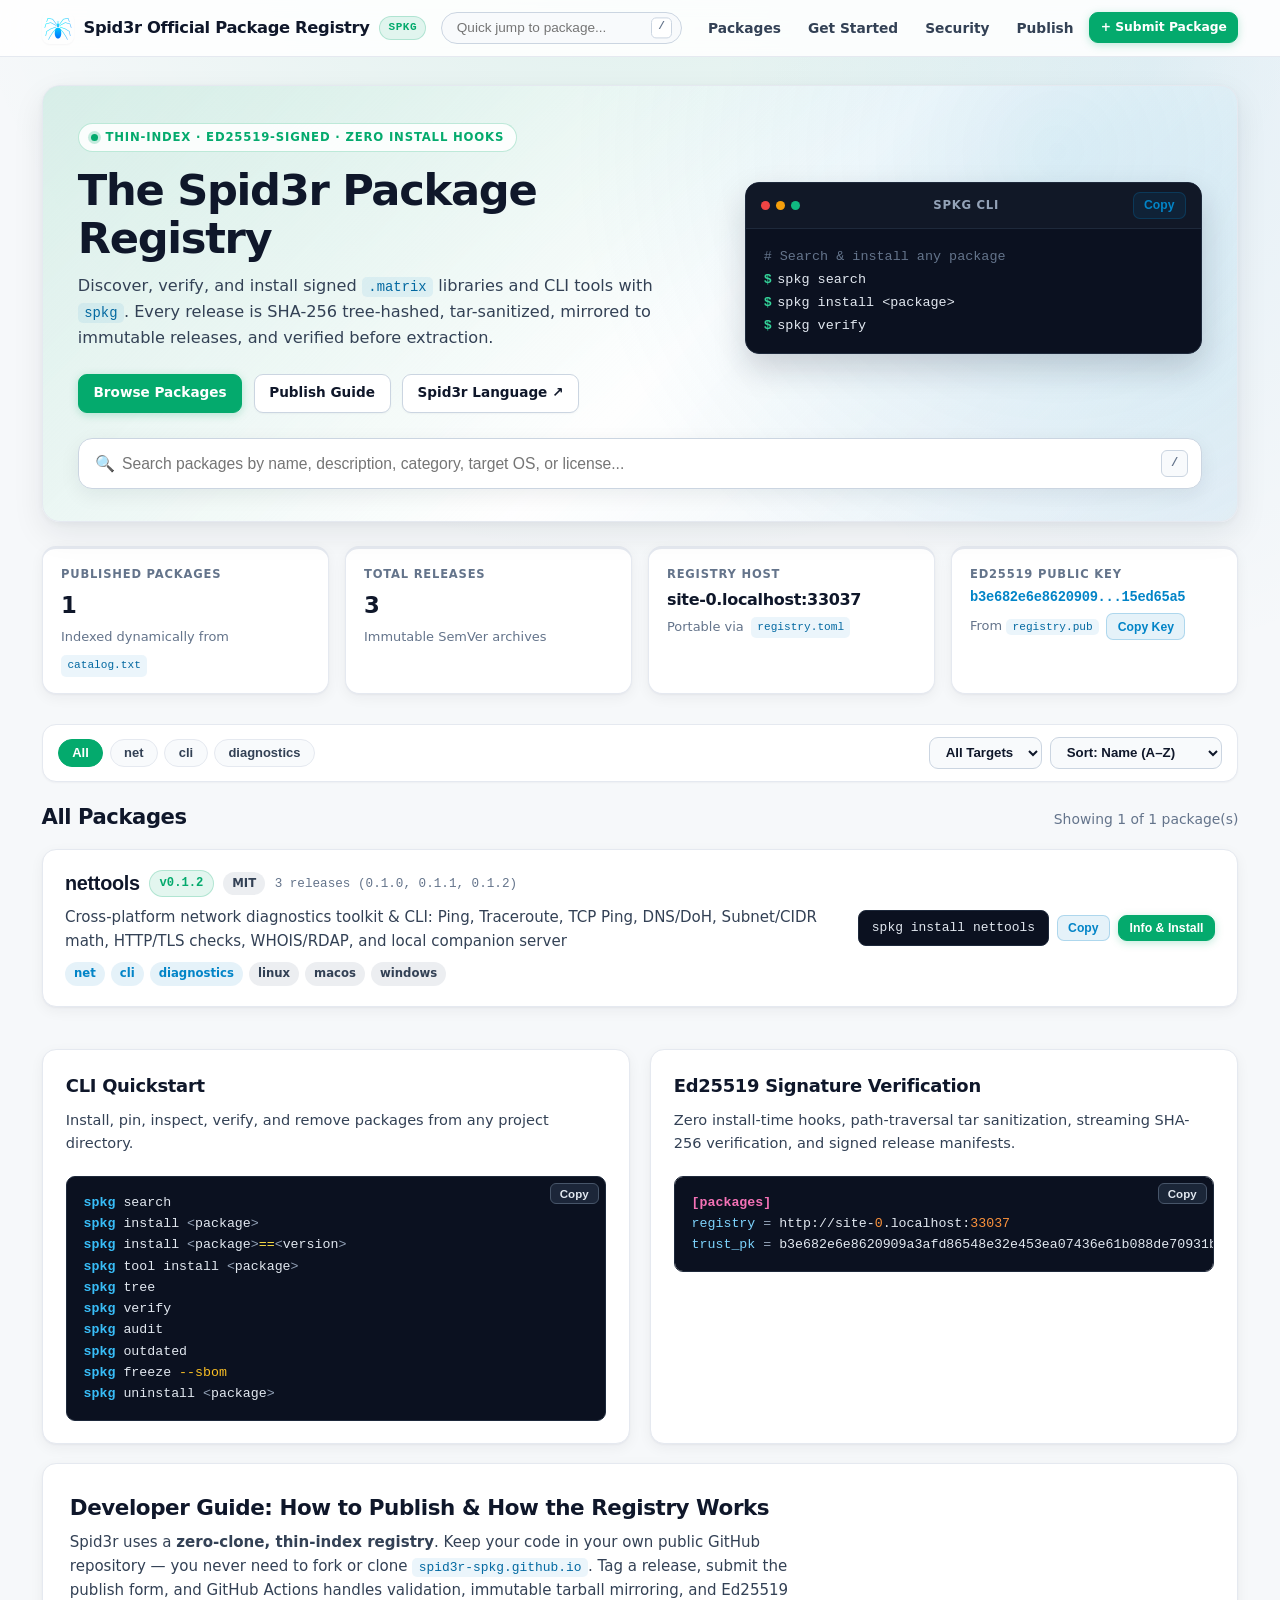
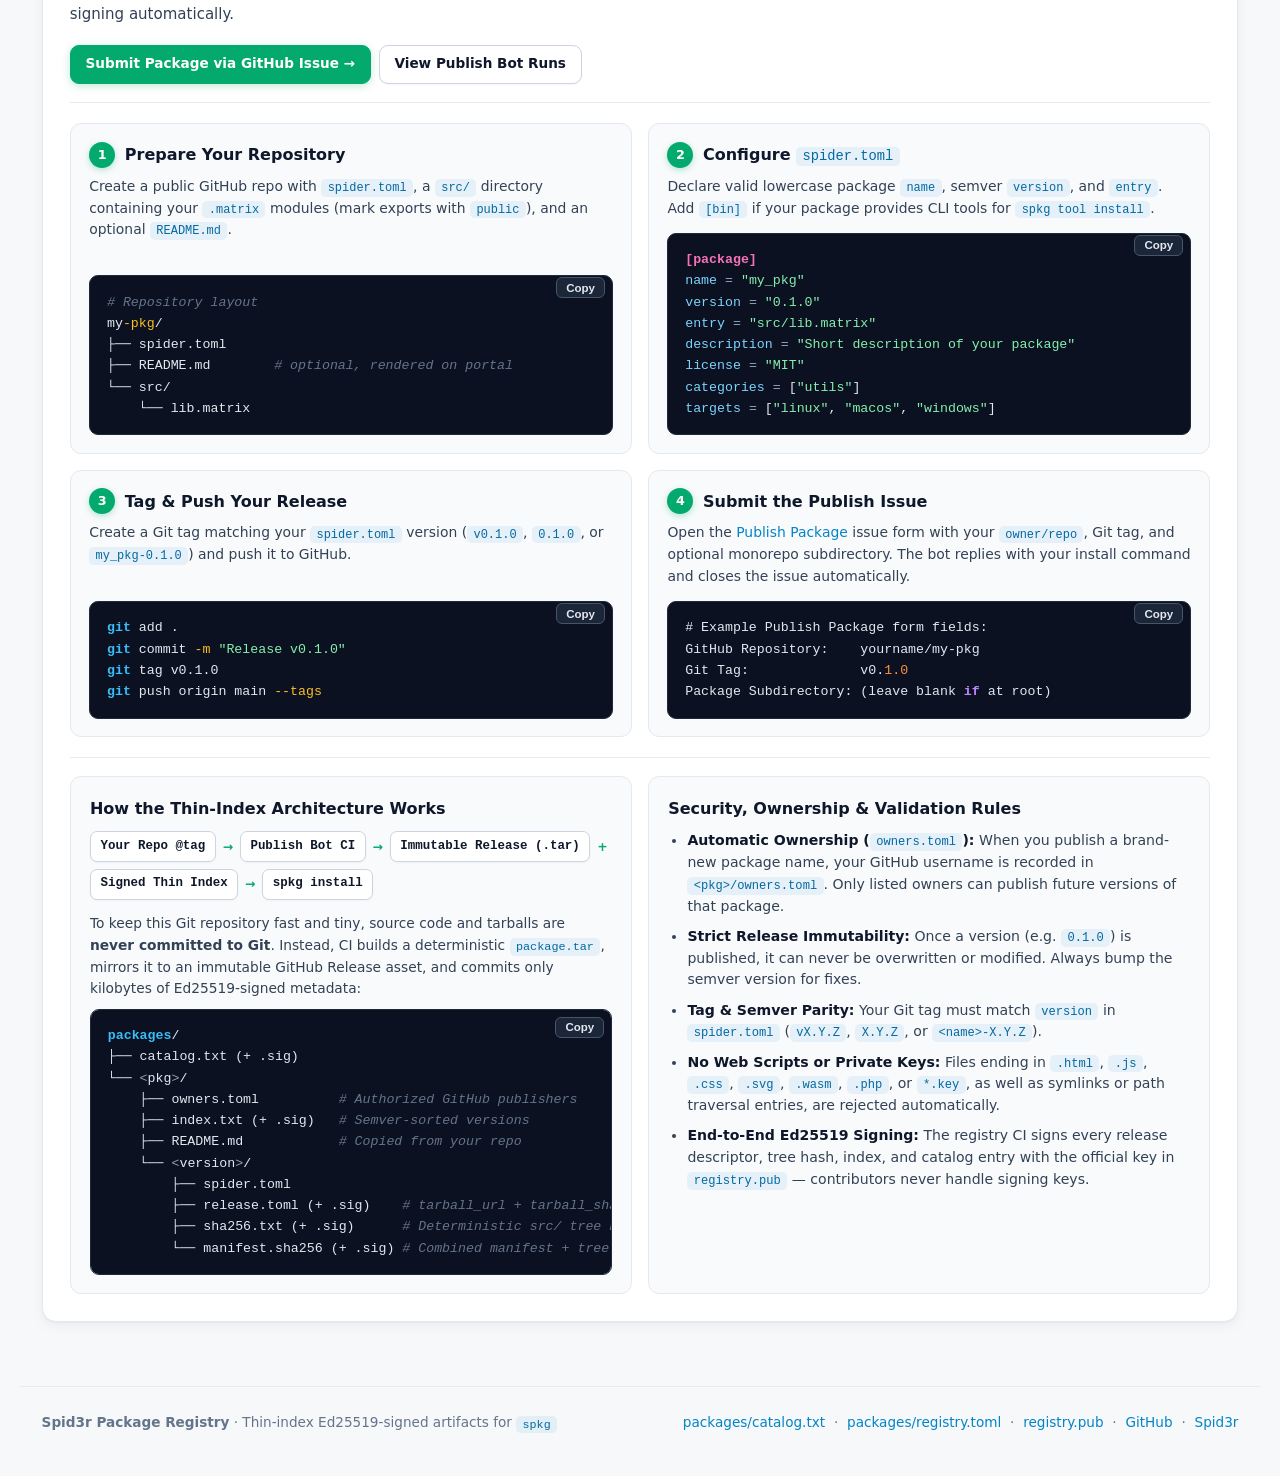
<file: index.html>
<!doctype html>
<html lang="en">
<head>
  <meta charset="utf-8" />
  <meta name="viewport" content="width=device-width, initial-scale=1" />
  <meta http-equiv="Content-Security-Policy" content="default-src 'self'; script-src 'self' 'unsafe-inline'; style-src 'self' 'unsafe-inline'; img-src 'self' data:; connect-src 'self'; base-uri 'self'; form-action 'none';" />
  <title>Spid3r Package Registry (spkg)</title>
  <link rel="icon" type="image/png" href="./assets/spid3r.png" />
  <style>
    :root {
      --bg-base: #f6f8fa;
      --bg-surface: #f8fafc;
      --bg-card: #ffffff;
      --bg-card-hover: #f1f5f9;
      --bg-code: #0b1120;
      --bg-code-head: #111827;
      --bg-chip: rgba(2, 132, 199, 0.08);
      --border: #e5e9f0;
      --border-strong: #cbd5e1;
      --fg: #0f172a;
      --fg-secondary: #334155;
      --fg-muted: #64748b;
      --accent: #04AA6D;
      --accent-hover: #03935e;
      --accent-soft: rgba(4, 170, 109, 0.11);
      --accent-ring: rgba(4, 170, 109, 0.28);
      --cyan: #0284c7;
      --cyan-soft: rgba(2, 132, 199, 0.1);
      --amber: #d97706;
      --rose: #e11d48;
      --shadow-xs: 0 1px 2px rgba(15, 23, 42, 0.04);
      --shadow: 0 4px 14px rgba(15, 23, 42, 0.05), 0 1px 2px rgba(15, 23, 42, 0.04);
      --shadow-lg: 0 12px 32px rgba(15, 23, 42, 0.08), 0 2px 6px rgba(15, 23, 42, 0.04);
      --radius: 14px;
      --radius-sm: 9px;
      --mono: ui-monospace, SFMono-Regular, Menlo, Monaco, Consolas, "Liberation Mono", monospace;
    }

    * { box-sizing: border-box; }
    html { scroll-behavior: smooth; -webkit-text-size-adjust: 100%; }

    body {
      margin: 0;
      font-family: system-ui, -apple-system, BlinkMacSystemFont, "Segoe UI", Roboto, "Helvetica Neue", sans-serif;
      background:
        radial-gradient(ellipse 80% 38% at 50% -8%, rgba(4, 170, 109, 0.11), transparent 70%),
        radial-gradient(ellipse 52% 30% at 90% 2%, rgba(2, 132, 199, 0.08), transparent 65%),
        var(--bg-base);
      color: var(--fg);
      line-height: 1.6;
      min-height: 100vh;
      display: flex;
      flex-direction: column;
      overflow-x: hidden;
    }

    a { color: var(--cyan); text-decoration: none; transition: color 0.15s; }
    a:hover { text-decoration: underline; }

    button:focus-visible,
    input:focus-visible,
    select:focus-visible,
    a:focus-visible {
      outline: 2px solid var(--accent);
      outline-offset: 2px;
    }

    code {
      font-family: var(--mono);
      font-size: 0.86em;
      background: var(--bg-chip);
      color: #0369a1;
      padding: 0.12rem 0.4rem;
      border-radius: 5px;
      font-weight: 500;
    }

    pre {
      margin: 0;
      background: var(--bg-code);
      color: #e2e8f0;
      border: 1px solid #1e293b;
      border-radius: var(--radius-sm);
      padding: 0.95rem 1.05rem;
      overflow-x: auto;
      font-family: var(--mono);
      font-size: 0.83rem;
      line-height: 1.6;
      -webkit-overflow-scrolling: touch;
    }
    pre code {
      background: transparent;
      color: inherit;
      padding: 0;
      font-size: inherit;
      font-weight: 400;
    }

    /* Syntax highlighting tokens inside dark terminal <pre> blocks */
    .tok-comment { color: #64748b; font-style: italic; }
    .tok-string  { color: #86efac; }
    .tok-kw      { color: #c084fc; font-weight: 600; }
    .tok-cmd     { color: #38bdf8; font-weight: 600; }
    .tok-flag    { color: #fbbf24; }
    .tok-num     { color: #fb923c; }
    .tok-fn      { color: #60a5fa; }
    .tok-sec     { color: #f472b6; font-weight: 700; }
    .tok-key     { color: #7dd3fc; }
    .tok-var     { color: #fde047; }
    .tok-op      { color: #94a3b8; }

    /* Topbar */
    .topbar {
      position: sticky;
      top: 0;
      z-index: 60;
      background: rgba(255, 255, 255, 0.86);
      backdrop-filter: blur(14px);
      -webkit-backdrop-filter: blur(14px);
      border-bottom: 1px solid var(--border);
    }

    .topbar-inner {
      max-width: 1240px;
      margin: 0 auto;
      padding: 0.65rem 1.35rem;
      display: flex;
      align-items: center;
      justify-content: space-between;
      gap: 0.9rem;
      flex-wrap: wrap;
    }

    .brand {
      display: inline-flex;
      align-items: center;
      gap: 0.62rem;
      color: var(--fg);
      font-weight: 800;
      font-size: 1.02rem;
      letter-spacing: -0.02em;
      white-space: nowrap;
    }
    .brand:hover { text-decoration: none; color: var(--fg); }
    .brand img {
      width: 32px;
      height: 32px;
      border-radius: 8px;
      display: block;
      box-shadow: var(--shadow-xs);
    }
    .brand-tag {
      font-family: var(--mono);
      font-size: 0.69rem;
      font-weight: 700;
      padding: 0.14rem 0.5rem;
      border-radius: 999px;
      background: var(--accent-soft);
      color: var(--accent);
      border: 1px solid rgba(4, 170, 109, 0.22);
      text-transform: uppercase;
      letter-spacing: 0.05em;
    }

    .top-search {
      flex: 1 1 220px;
      max-width: 360px;
      position: relative;
    }
    .top-search input {
      width: 100%;
      padding: 0.48rem 2.2rem 0.48rem 0.95rem;
      border-radius: 999px;
      border: 1px solid var(--border-strong);
      background: var(--bg-surface);
      color: var(--fg);
      font-size: 0.85rem;
      transition: border-color 0.15s, background 0.15s, box-shadow 0.15s;
    }
    .top-search input:focus {
      background: var(--bg-card);
      border-color: var(--accent);
      box-shadow: 0 0 0 3px var(--accent-ring);
      outline: none;
    }
    .top-kbd {
      position: absolute;
      right: 0.65rem;
      top: 50%;
      transform: translateY(-50%);
      font-family: var(--mono);
      font-size: 0.7rem;
      font-weight: 700;
      color: var(--fg-muted);
      background: var(--bg-card);
      border: 1px solid var(--border-strong);
      border-radius: 5px;
      padding: 0.04rem 0.36rem;
      pointer-events: none;
    }

    .nav-links {
      display: flex;
      align-items: center;
      gap: 0.25rem;
      flex-wrap: wrap;
    }
    .nav-link {
      color: var(--fg-secondary);
      font-size: 0.86rem;
      font-weight: 600;
      padding: 0.4rem 0.72rem;
      border-radius: var(--radius-sm);
      transition: background 0.14s, color 0.14s;
      white-space: nowrap;
    }
    .nav-link:hover { background: var(--bg-card-hover); color: var(--fg); text-decoration: none; }

    .btn {
      background: var(--bg-card);
      color: var(--fg);
      border: 1px solid var(--border-strong);
      border-radius: var(--radius-sm);
      padding: 0.48rem 0.92rem;
      font-size: 0.85rem;
      font-weight: 600;
      cursor: pointer;
      display: inline-flex;
      align-items: center;
      justify-content: center;
      gap: 0.4rem;
      white-space: nowrap;
      box-shadow: var(--shadow-xs);
      transition: border-color 0.14s, background 0.14s, transform 0.12s, box-shadow 0.14s;
    }
    .btn:hover {
      background: var(--bg-card-hover);
      border-color: #94a3b8;
      text-decoration: none;
      transform: translateY(-1px);
    }
    .btn:active { transform: translateY(0); }
    .btn-primary {
      background: var(--accent);
      color: #ffffff;
      border-color: var(--accent);
      box-shadow: 0 2px 8px rgba(4, 170, 109, 0.25);
    }
    .btn-primary:hover {
      background: var(--accent-hover);
      border-color: var(--accent-hover);
      color: #ffffff;
      box-shadow: 0 4px 14px rgba(4, 170, 109, 0.32);
    }
    .btn-sm { padding: 0.3rem 0.66rem; font-size: 0.77rem; }

    .wrap {
      width: 100%;
      max-width: 1240px;
      margin: 0 auto;
      padding: 1.75rem 1.35rem 4rem;
      flex: 1 0 auto;
    }

    .banner-move {
      display: none;
      margin-bottom: 1.25rem;
      padding: 0.9rem 1.15rem;
      border-radius: var(--radius);
      border: 1px solid rgba(217, 119, 6, 0.35);
      border-left: 4px solid var(--amber);
      background: rgba(251, 191, 36, 0.12);
      font-size: 0.92rem;
    }

    /* Home Hero */
    .hero {
      position: relative;
      background:
        radial-gradient(circle at 85% 15%, rgba(2, 132, 199, 0.11), transparent 45%),
        linear-gradient(135deg, rgba(4, 170, 109, 0.12) 0%, rgba(255, 255, 255, 0.92) 55%, rgba(2, 132, 199, 0.06) 100%);
      border: 1px solid var(--border);
      border-radius: 18px;
      padding: 2.35rem 2.2rem 2rem;
      box-shadow: var(--shadow-lg);
      margin-bottom: 1.5rem;
      overflow: hidden;
    }
    .hero-grid {
      display: grid;
      grid-template-columns: minmax(0, 1.32fr) minmax(300px, 0.95fr);
      gap: 2rem;
      align-items: center;
    }
    .eyebrow {
      display: inline-flex;
      align-items: center;
      gap: 0.48rem;
      font-size: 0.73rem;
      font-weight: 700;
      letter-spacing: 0.07em;
      text-transform: uppercase;
      color: var(--accent);
      background: rgba(255, 255, 255, 0.85);
      border: 1px solid rgba(4, 170, 109, 0.25);
      border-radius: 999px;
      padding: 0.25rem 0.75rem;
      margin-bottom: 0.85rem;
    }
    .eyebrow-dot {
      width: 7px;
      height: 7px;
      border-radius: 999px;
      background: var(--accent);
      box-shadow: 0 0 0 3px rgba(4, 170, 109, 0.22);
    }
    h1 {
      margin: 0 0 0.65rem;
      font-size: clamp(1.85rem, 3.6vw, 2.7rem);
      font-weight: 800;
      line-height: 1.12;
      letter-spacing: -0.03em;
      color: var(--fg);
    }
    .hero-lead {
      margin: 0 0 1.4rem;
      color: var(--fg-secondary);
      max-width: 58ch;
      font-size: 1.01rem;
      line-height: 1.62;
    }
    .hero-actions {
      display: flex;
      gap: 0.7rem;
      flex-wrap: wrap;
      align-items: center;
    }

    .hero-terminal {
      background: var(--bg-code);
      border: 1px solid #1e293b;
      border-radius: var(--radius);
      overflow: hidden;
      box-shadow: 0 14px 32px rgba(15, 23, 42, 0.18);
    }
    .hero-term-head {
      padding: 0.58rem 0.95rem;
      background: var(--bg-code-head);
      border-bottom: 1px solid #1e293b;
      display: flex;
      align-items: center;
      justify-content: space-between;
      gap: 0.6rem;
      font-size: 0.73rem;
      font-weight: 700;
      color: #94a3b8;
      text-transform: uppercase;
      letter-spacing: 0.06em;
    }
    .term-dots {
      display: inline-flex;
      align-items: center;
      gap: 0.36rem;
    }
    .term-dot { width: 9px; height: 9px; border-radius: 999px; display: inline-block; }
    .term-dot.r { background: #ef4444; }
    .term-dot.y { background: #f59e0b; }
    .term-dot.g { background: #10b981; }
    .hero-term-body {
      padding: 1rem 1.1rem;
      font-family: var(--mono);
      font-size: 0.84rem;
      color: #e2e8f0;
      line-height: 1.72;
      overflow-x: auto;
    }
    .t-prompt { color: #34d399; font-weight: 700; margin-right: 0.35rem; }
    .t-comment { color: #64748b; }

    .search-shell {
      position: relative;
      display: flex;
      align-items: center;
      margin-top: 1.6rem;
    }
    .search-icon {
      position: absolute;
      left: 1.05rem;
      color: var(--fg-muted);
      font-size: 1rem;
      pointer-events: none;
      line-height: 1;
    }
    .search-input {
      width: 100%;
      padding: 0.95rem 4.2rem 0.95rem 2.7rem;
      border-radius: var(--radius);
      border: 1px solid var(--border-strong);
      background: var(--bg-card);
      color: var(--fg);
      font-size: 0.98rem;
      box-shadow: 0 6px 20px rgba(15, 23, 42, 0.07);
      transition: border-color 0.15s, box-shadow 0.15s;
    }
    .search-input:focus {
      border-color: var(--accent);
      box-shadow: 0 0 0 4px var(--accent-ring), 0 6px 20px rgba(15, 23, 42, 0.08);
      outline: none;
    }
    .kbd-hint {
      position: absolute;
      right: 0.9rem;
      padding: 0.18rem 0.54rem;
      border-radius: 6px;
      border: 1px solid var(--border-strong);
      background: var(--bg-surface);
      color: var(--fg-muted);
      font-family: var(--mono);
      font-size: 0.76rem;
      font-weight: 700;
      pointer-events: none;
    }

    /* KPI Strip */
    .kpi-grid {
      display: grid;
      grid-template-columns: repeat(4, minmax(0, 1fr));
      gap: 0.95rem;
      margin-bottom: 1.85rem;
    }
    .kpi {
      background: var(--bg-card);
      border: 1px solid var(--border);
      border-top: 3px solid var(--border);
      border-radius: var(--radius);
      padding: 1rem 1.15rem;
      box-shadow: var(--shadow);
      transition: border-top-color 0.16s, transform 0.14s;
    }
    .kpi:hover { border-top-color: var(--accent); transform: translateY(-1px); }
    .kpi-k {
      font-size: 0.72rem;
      font-weight: 700;
      text-transform: uppercase;
      letter-spacing: 0.07em;
      color: var(--fg-muted);
    }
    .kpi-v {
      font-size: 1.42rem;
      font-weight: 800;
      margin: 0.25rem 0;
      letter-spacing: -0.02em;
      font-variant-numeric: tabular-nums;
      word-break: break-word;
    }
    .kpi-n {
      font-size: 0.81rem;
      color: var(--fg-muted);
      display: flex;
      align-items: center;
      gap: 0.45rem;
      flex-wrap: wrap;
    }
    .mono-trunc {
      font-family: var(--mono);
      font-size: 0.86rem;
      color: var(--cyan);
    }

    /* Toolbar & Directory */
    .toolbar {
      background: var(--bg-card);
      border: 1px solid var(--border);
      border-radius: var(--radius);
      padding: 0.75rem 0.95rem;
      display: flex;
      align-items: center;
      justify-content: space-between;
      gap: 0.85rem;
      flex-wrap: wrap;
      margin-bottom: 1.1rem;
      box-shadow: var(--shadow-xs);
    }
    .cat-pills { display: flex; align-items: center; gap: 0.4rem; flex-wrap: wrap; }
    .pill {
      background: var(--bg-surface);
      color: var(--fg-secondary);
      border: 1px solid var(--border);
      border-radius: 999px;
      padding: 0.34rem 0.84rem;
      font-size: 0.81rem;
      font-weight: 600;
      cursor: pointer;
      transition: background 0.14s, color 0.14s, border-color 0.14s;
    }
    .pill:hover { border-color: var(--border-strong); color: var(--fg); background: var(--bg-card-hover); }
    .pill.active { background: var(--accent); border-color: var(--accent); color: #ffffff; }
    .toolbar-selects { display: flex; align-items: center; gap: 0.5rem; flex-wrap: wrap; }

    select {
      background: var(--bg-surface);
      color: var(--fg);
      border: 1px solid var(--border-strong);
      border-radius: var(--radius-sm);
      padding: 0.42rem 0.72rem;
      font-size: 0.83rem;
      font-weight: 600;
      cursor: pointer;
      transition: border-color 0.14s;
    }
    select:hover { border-color: #94a3b8; }

    .catalog-head {
      display: flex;
      align-items: baseline;
      justify-content: space-between;
      margin-bottom: 0.95rem;
      gap: 0.5rem;
      flex-wrap: wrap;
    }
    .catalog-head h2 { margin: 0; font-size: 1.32rem; font-weight: 800; letter-spacing: -0.02em; }
    .result-meta { color: var(--fg-muted); font-size: 0.87rem; font-weight: 500; }

    .pkg-grid {
      display: flex;
      flex-direction: column;
      gap: 0.9rem;
      margin-bottom: 2.6rem;
    }
    .pkg-card {
      background: var(--bg-card);
      border: 1px solid var(--border);
      border-radius: var(--radius);
      padding: 1.3rem 1.4rem;
      display: grid;
      grid-template-columns: minmax(0, 1fr) auto;
      gap: 1rem 1.6rem;
      align-items: center;
      box-shadow: var(--shadow);
      transition: transform 0.15s, border-color 0.15s, box-shadow 0.15s;
      cursor: pointer;
    }
    .pkg-card:hover {
      transform: translateY(-2px);
      border-color: var(--accent);
      box-shadow: var(--shadow-lg);
    }
    .pkg-main {
      display: flex;
      flex-direction: column;
      gap: 0.55rem;
      min-width: 0;
    }
    .pkg-top { display: flex; align-items: center; gap: 0.6rem; flex-wrap: wrap; }
    .pkg-name-btn {
      background: none;
      border: none;
      padding: 0;
      color: var(--fg);
      font-size: 1.24rem;
      font-weight: 800;
      letter-spacing: -0.015em;
      cursor: pointer;
      text-align: left;
    }
    .pkg-card:hover .pkg-name-btn { color: var(--accent); text-decoration: none; }
    .ver-pill {
      font-family: var(--mono);
      font-size: 0.76rem;
      font-weight: 700;
      padding: 0.16rem 0.58rem;
      border-radius: 999px;
      background: var(--accent-soft);
      color: var(--accent);
      border: 1px solid rgba(4, 170, 109, 0.22);
      white-space: nowrap;
    }
    .pkg-meta-sub {
      font-size: 0.79rem;
      color: var(--fg-muted);
      font-family: var(--mono);
    }
    .pkg-desc {
      margin: 0;
      color: var(--fg-secondary);
      font-size: 0.94rem;
      line-height: 1.58;
      word-break: break-word;
    }
    .tag-row { display: flex; flex-wrap: wrap; gap: 0.38rem; align-items: center; }
    .tag {
      font-size: 0.73rem;
      font-weight: 600;
      padding: 0.15rem 0.56rem;
      border-radius: 999px;
      background: var(--cyan-soft);
      color: var(--cyan);
    }
    .tag.target { background: rgba(100, 116, 139, 0.12); color: var(--fg-secondary); }

    .pkg-foot {
      display: flex;
      align-items: center;
      gap: 0.5rem;
      flex-wrap: wrap;
      justify-content: flex-end;
    }
    .install-mini {
      background: var(--bg-code);
      color: #e2e8f0;
      border: 1px solid #1e293b;
      border-radius: 8px;
      padding: 0.42rem 0.78rem;
      font-family: var(--mono);
      font-size: 0.81rem;
      white-space: nowrap;
    }
    .copy-mini {
      background: var(--cyan-soft);
      color: var(--cyan);
      border: 1px solid rgba(2, 132, 199, 0.24);
      border-radius: 7px;
      padding: 0.34rem 0.66rem;
      font-size: 0.76rem;
      font-weight: 700;
      cursor: pointer;
      white-space: nowrap;
      transition: background 0.14s, color 0.14s, border-color 0.14s;
    }
    .copy-mini:hover { background: var(--accent); color: #ffffff; border-color: var(--accent); }

    /* Info Panels & Full-Width Developer Guide */
    .sections-grid {
      display: grid;
      grid-template-columns: repeat(2, minmax(0, 1fr));
      gap: 1.2rem;
    }
    .panel {
      background: var(--bg-card);
      border: 1px solid var(--border);
      border-radius: var(--radius);
      padding: 1.4rem 1.45rem;
      box-shadow: var(--shadow);
      scroll-margin-top: 5rem;
      display: flex;
      flex-direction: column;
    }
    .panel h3 {
      margin: 0 0 0.45rem;
      font-size: 1.12rem;
      font-weight: 800;
      letter-spacing: -0.015em;
    }
    .panel p { margin: 0 0 0.8rem; color: var(--fg-secondary); font-size: 0.91rem; line-height: 1.58; }

    .panel-wide { grid-column: 1 / -1; padding: 1.65rem 1.7rem; }
    .pub-head {
      display: flex;
      align-items: flex-start;
      justify-content: space-between;
      gap: 1.15rem;
      flex-wrap: wrap;
      margin-bottom: 1.25rem;
      padding-bottom: 1.15rem;
      border-bottom: 1px solid var(--border);
    }
    .pub-head h3 { font-size: 1.34rem; margin: 0 0 0.4rem; letter-spacing: -0.02em; }
    .pub-head p { margin: 0; max-width: 760px; font-size: 0.94rem; }
    .pub-steps {
      display: grid;
      grid-template-columns: repeat(2, minmax(0, 1fr));
      gap: 1rem;
      margin-bottom: 1.25rem;
    }
    .pub-step {
      background: var(--bg-surface);
      border: 1px solid var(--border);
      border-radius: 11px;
      padding: 1.1rem 1.15rem;
      display: flex;
      flex-direction: column;
      gap: 0.5rem;
      min-width: 0;
    }
    .pub-step-top {
      display: flex;
      align-items: center;
      gap: 0.6rem;
    }
    .pub-num {
      display: inline-flex;
      align-items: center;
      justify-content: center;
      width: 26px;
      height: 26px;
      border-radius: 999px;
      background: var(--accent);
      color: #ffffff;
      font-size: 0.8rem;
      font-weight: 800;
      flex-shrink: 0;
      box-shadow: 0 2px 6px rgba(4, 170, 109, 0.28);
    }
    .pub-step h4 { margin: 0; font-size: 1rem; font-weight: 700; color: var(--fg); }
    .pub-step p { margin: 0; font-size: 0.87rem; color: var(--fg-secondary); line-height: 1.56; }
    .pub-step .code-wrap { margin-top: auto; padding-top: 0.35rem; }

    .pub-arch-grid {
      display: grid;
      grid-template-columns: repeat(2, minmax(0, 1fr));
      gap: 1rem;
      padding-top: 1.15rem;
      border-top: 1px solid var(--border);
    }
    .pub-box {
      background: var(--bg-surface);
      border: 1px solid var(--border);
      border-radius: 11px;
      padding: 1.15rem 1.2rem;
      min-width: 0;
    }
    .pub-box h4 { margin: 0 0 0.55rem; font-size: 1rem; font-weight: 700; color: var(--fg); }
    .pub-flow {
      display: flex;
      flex-wrap: wrap;
      align-items: center;
      gap: 0.42rem;
      margin: 0.6rem 0 0.85rem;
      font-size: 0.78rem;
      font-weight: 600;
    }
    .pub-node {
      background: var(--bg-card);
      border: 1px solid var(--border-strong);
      border-radius: 7px;
      padding: 0.28rem 0.6rem;
      color: var(--fg);
      font-family: var(--mono);
      box-shadow: var(--shadow-xs);
    }
    .pub-arrow { color: var(--accent); font-weight: 800; }
    .pub-rules {
      margin: 0;
      padding-left: 1.2rem;
      color: var(--fg-secondary);
      font-size: 0.88rem;
      display: flex;
      flex-direction: column;
      gap: 0.52rem;
      line-height: 1.55;
    }
    .pub-rules strong { color: var(--fg); }

    .code-wrap { position: relative; margin-top: 0.55rem; }
    .code-wrap .copy-float {
      position: absolute;
      top: 0.48rem;
      right: 0.48rem;
      background: rgba(30, 41, 59, 0.92);
      color: #e2e8f0;
      border: 1px solid #475569;
      border-radius: 6px;
      padding: 0.22rem 0.56rem;
      font-size: 0.72rem;
      font-weight: 600;
      cursor: pointer;
      transition: background 0.14s, border-color 0.14s;
    }
    .code-wrap .copy-float:hover { background: var(--accent); border-color: var(--accent); color: #ffffff; }

    .empty-state {
      grid-column: 1 / -1;
      background: var(--bg-card);
      border: 1px dashed var(--border-strong);
      border-radius: var(--radius);
      padding: 2.4rem 1.5rem;
      text-align: center;
      color: var(--fg-muted);
    }

    /* Package Detail View */
    .detail-view { display: none; }
    .detail-view.active { display: block; }
    .home-view.hidden { display: none; }

    .detail-crumb {
      display: flex;
      align-items: center;
      justify-content: space-between;
      gap: 0.75rem;
      flex-wrap: wrap;
      margin-bottom: 1.1rem;
    }
    .crumb-trail {
      font-size: 0.86rem;
      font-family: var(--mono);
      color: var(--fg-muted);
      display: flex;
      align-items: center;
      gap: 0.45rem;
      flex-wrap: wrap;
    }

    .detail-header {
      background: linear-gradient(135deg, rgba(4, 170, 109, 0.06), rgba(255, 255, 255, 1) 60%);
      border: 1px solid var(--border);
      border-radius: 16px;
      padding: 1.5rem 1.6rem;
      box-shadow: var(--shadow);
      margin-bottom: 1.3rem;
    }
    .detail-title-row {
      display: flex;
      align-items: center;
      justify-content: space-between;
      gap: 1rem;
      flex-wrap: wrap;
    }
    .detail-title-left {
      display: flex;
      align-items: center;
      gap: 0.7rem;
      flex-wrap: wrap;
    }
    .detail-title-left h1 { margin: 0; font-size: clamp(1.5rem, 2.8vw, 2.1rem); }

    .sig-badge {
      font-size: 0.75rem;
      font-weight: 700;
      padding: 0.22rem 0.68rem;
      border-radius: 999px;
      background: var(--accent-soft);
      color: var(--accent);
      border: 1px solid rgba(4, 170, 109, 0.35);
      white-space: nowrap;
    }
    .sig-badge.warn {
      background: rgba(251, 191, 36, 0.14);
      color: var(--amber);
      border-color: rgba(251, 191, 36, 0.35);
    }
    .sig-badge.err {
      background: rgba(225, 29, 72, 0.14);
      color: var(--rose);
      border-color: rgba(225, 29, 72, 0.4);
    }

    .detail-layout {
      display: grid;
      grid-template-columns: minmax(0, 1fr) 340px;
      gap: 1.35rem;
      align-items: start;
    }

    .detail-main-card {
      background: var(--bg-card);
      border: 1px solid var(--border);
      border-radius: var(--radius);
      box-shadow: var(--shadow);
      overflow: hidden;
      min-width: 0;
    }

    .detail-tabs {
      display: flex;
      gap: 0.25rem;
      padding: 0.65rem 1rem 0;
      border-bottom: 1px solid var(--border);
      background: var(--bg-surface);
      overflow-x: auto;
      -webkit-overflow-scrolling: touch;
      scrollbar-width: none;
    }
    .detail-tabs::-webkit-scrollbar { display: none; }
    .dtab-btn {
      background: transparent;
      color: var(--fg-muted);
      border: none;
      border-bottom: 2px solid transparent;
      padding: 0.6rem 0.95rem;
      font-size: 0.88rem;
      font-weight: 600;
      cursor: pointer;
      white-space: nowrap;
      transition: color 0.14s, border-color 0.14s;
    }
    .dtab-btn:hover { color: var(--fg); }
    .dtab-btn.active {
      color: var(--accent);
      border-bottom-color: var(--accent);
    }

    .detail-tab-body { padding: 1.45rem 1.55rem; overflow-x: auto; }

    /* Markdown Typography */
    .md-body h1, .md-body h2, .md-body h3, .md-body h4 {
      margin: 1.4rem 0 0.55rem;
      line-height: 1.25;
      color: var(--fg);
      letter-spacing: -0.015em;
    }
    .md-body h1:first-child, .md-body h2:first-child { margin-top: 0; }
    .md-body h1 { font-size: 1.55rem; padding-bottom: 0.35rem; border-bottom: 1px solid var(--border); }
    .md-body h2 { font-size: 1.24rem; padding-bottom: 0.28rem; border-bottom: 1px solid var(--border); }
    .md-body h3 { font-size: 1.05rem; }
    .md-body p { margin: 0 0 0.85rem; color: var(--fg-secondary); }
    .md-body ul, .md-body ol { margin: 0 0 0.9rem; padding-left: 1.45rem; color: var(--fg-secondary); }
    .md-body li { margin-bottom: 0.3rem; }
    .md-body blockquote {
      margin: 0 0 0.95rem;
      padding: 0.6rem 1rem;
      border-left: 3px solid var(--accent);
      background: var(--bg-surface);
      color: var(--fg-secondary);
      border-radius: 0 var(--radius-sm) var(--radius-sm) 0;
    }
    .md-body hr {
      border: 0;
      border-top: 1px solid var(--border);
      margin: 1.25rem 0;
    }
    .md-table-wrap { overflow-x: auto; margin: 0 0 1rem; }
    .md-body table {
      width: 100%;
      border-collapse: collapse;
      font-size: 0.88rem;
    }
    .md-body th, .md-body td {
      text-align: left;
      padding: 0.55rem 0.78rem;
      border: 1px solid var(--border);
      color: var(--fg-secondary);
    }
    .md-body th { background: var(--bg-surface); color: var(--fg); font-weight: 700; }
    .md-body .code-wrap { margin: 0 0 1rem; }

    /* Sidebar Cards */
    .detail-side {
      display: flex;
      flex-direction: column;
      gap: 1rem;
      position: sticky;
      top: 5.1rem;
    }
    .side-card {
      background: var(--bg-card);
      border: 1px solid var(--border);
      border-radius: var(--radius);
      padding: 1.1rem 1.2rem;
      box-shadow: var(--shadow);
    }
    .side-card h3 {
      margin: 0 0 0.75rem;
      font-size: 0.8rem;
      font-weight: 800;
      text-transform: uppercase;
      letter-spacing: 0.07em;
      color: var(--fg-muted);
    }
    .meta-list { display: flex; flex-direction: column; gap: 0.6rem; }
    .meta-row {
      display: flex;
      justify-content: space-between;
      align-items: baseline;
      gap: 0.65rem;
      font-size: 0.86rem;
      padding-bottom: 0.48rem;
      border-bottom: 1px solid var(--border);
    }
    .meta-row:last-child { border-bottom: 0; padding-bottom: 0; }
    .meta-row span:first-child { color: var(--fg-muted); white-space: nowrap; }
    .meta-row strong { color: var(--fg); text-align: right; word-break: break-word; }

    .install-block { margin-bottom: 1.2rem; }
    .install-block h4 { margin: 0 0 0.35rem; font-size: 0.95rem; }
    .install-block p { margin: 0 0 0.45rem; font-size: 0.86rem; color: var(--fg-muted); }

    .ver-table { width: 100%; border-collapse: collapse; font-size: 0.87rem; min-width: 520px; }
    .ver-table th, .ver-table td {
      text-align: left;
      padding: 0.65rem 0.75rem;
      border-bottom: 1px solid var(--border);
    }
    .ver-table th { color: var(--fg-muted); font-size: 0.75rem; text-transform: uppercase; letter-spacing: 0.05em; }

    footer {
      max-width: 1240px;
      width: 100%;
      margin: 0 auto;
      padding: 1.6rem 1.35rem 2.6rem;
      border-top: 1px solid var(--border);
      color: var(--fg-muted);
      font-size: 0.85rem;
      display: flex;
      justify-content: space-between;
      align-items: center;
      gap: 1rem;
      flex-wrap: wrap;
    }
    .footer-links {
      display: flex;
      align-items: center;
      gap: 0.55rem;
      flex-wrap: wrap;
    }

    @media (max-width: 1024px) {
      .kpi-grid { grid-template-columns: repeat(2, minmax(0, 1fr)); }
      .hero-grid { grid-template-columns: 1fr; gap: 1.4rem; }
      .detail-layout { grid-template-columns: 1fr; }
      .detail-side { position: static; }
      .sections-grid { grid-template-columns: 1fr; }
      .pub-steps { grid-template-columns: 1fr; }
      .pub-arch-grid { grid-template-columns: 1fr; }
    }
    @media (max-width: 780px) {
      .pkg-card { grid-template-columns: 1fr; padding: 1.15rem 1.15rem; }
      .pkg-foot { justify-content: flex-start; padding-top: 0.75rem; border-top: 1px solid var(--border); }
      .topbar-inner { padding: 0.65rem 1rem; }
      .wrap { padding: 1.25rem 1rem 3rem; }
    }
    @media (max-width: 560px) {
      .kpi-grid { grid-template-columns: 1fr; }
      .hero { padding: 1.4rem 1.1rem; border-radius: 14px; }
      .panel, .panel-wide { padding: 1.15rem 1.1rem; }
      .detail-header { padding: 1.15rem 1.1rem; }
      .detail-tab-body { padding: 1.1rem 1rem; }
      .kbd-hint, .top-kbd { display: none; }
      .top-search { order: 3; max-width: 100%; flex-basis: 100%; }
      .nav-links { width: 100%; justify-content: flex-start; overflow-x: auto; flex-wrap: nowrap; padding-bottom: 0.15rem; }
      .install-mini { max-width: 100%; overflow-x: auto; }
    }
  </style>
</head>
<body id="top">
  <header class="topbar">
    <div class="topbar-inner">
      <a class="brand" href="#browse" id="brandHomeLink">
        <img src="./assets/spid3r.png" alt="Spid3r logo" />
        <span id="regBrandName">Spid3r Package Registry</span>
        <span class="brand-tag">spkg</span>
      </a>

      <div class="top-search">
        <input id="topSearchInput" type="search" placeholder="Quick jump to package..." aria-label="Quick search packages" />
        <span class="top-kbd">/</span>
      </div>

      <nav class="nav-links" aria-label="Registry navigation">
        <a class="nav-link" href="#browse" id="navPackages">Packages</a>
        <a class="nav-link" href="#quickstart" id="navQuickstart">Get Started</a>
        <a class="nav-link" href="#security" id="navSecurity">Security</a>
        <a class="nav-link" href="#publish" id="navPublish">Publish</a>
        <a class="btn btn-primary btn-sm" href="https://github.com/spid3r-spkg/spid3r-spkg.github.io/issues/new?template=publish.yml" target="_blank" rel="noopener noreferrer">+ Submit Package</a>
      </nav>
    </div>
  </header>

  <main class="wrap">
    <div id="moveBanner" class="banner-move" role="status"></div>

    <!-- VIEW 1: REGISTRY HOME & PACKAGE DIRECTORY -->
    <div id="homeView" class="home-view">
      <section class="hero">
        <div class="hero-grid">
          <div>
            <div class="eyebrow"><span class="eyebrow-dot" aria-hidden="true"></span> Thin-Index · Ed25519-Signed · Zero Install Hooks</div>
            <h1>The Spid3r Package Registry</h1>
            <p class="hero-lead">
              Discover, verify, and install signed <code>.matrix</code> libraries and CLI tools with <code>spkg</code>. Every release is SHA-256 tree-hashed, tar-sanitized, mirrored to immutable releases, and verified before extraction.
            </p>
            <div class="hero-actions">
              <a class="btn btn-primary" href="#browse">Browse Packages</a>
              <a class="btn" href="#publish">Publish Guide</a>
              <a class="btn" href="https://github.com/needyamin/spid3r" target="_blank" rel="noopener noreferrer">Spid3r Language &nearr;</a>
            </div>
          </div>

          <div class="hero-terminal">
            <div class="hero-term-head">
              <span class="term-dots" aria-hidden="true">
                <span class="term-dot r"></span>
                <span class="term-dot y"></span>
                <span class="term-dot g"></span>
              </span>
              <span>spkg cli</span>
              <button class="copy-mini" type="button" id="copyHeroBtn">Copy</button>
            </div>
            <div class="hero-term-body">
              <div><span class="t-comment"># Search &amp; install any package</span></div>
              <div><span class="t-prompt">$</span>spkg search</div>
              <div><span class="t-prompt">$</span>spkg install &lt;package&gt;</div>
              <div><span class="t-prompt">$</span>spkg verify</div>
            </div>
          </div>
        </div>

        <div class="search-shell">
          <span class="search-icon" aria-hidden="true">&#128269;</span>
          <input id="searchInput" class="search-input" type="search" placeholder="Search packages by name, description, category, target OS, or license..." aria-label="Search packages" />
          <span class="kbd-hint">/</span>
        </div>
      </section>

      <section class="kpi-grid" aria-label="Registry telemetry">
        <div class="kpi">
          <div class="kpi-k">Published Packages</div>
          <div class="kpi-v" id="kpiPkgCount">—</div>
          <div class="kpi-n">Indexed dynamically from <code>catalog.txt</code></div>
        </div>
        <div class="kpi">
          <div class="kpi-k">Total Releases</div>
          <div class="kpi-v" id="kpiVerCount">—</div>
          <div class="kpi-n">Immutable SemVer archives</div>
        </div>
        <div class="kpi">
          <div class="kpi-k">Registry Host</div>
          <div class="kpi-v" id="kpiOrigin" style="font-size: 1rem;">—</div>
          <div class="kpi-n">Portable via <code>registry.toml</code></div>
        </div>
        <div class="kpi">
          <div class="kpi-k">Ed25519 Public Key</div>
          <div class="kpi-v mono-trunc" id="kpiPubShort">Loading...</div>
          <div class="kpi-n">
            <span>From <code>registry.pub</code></span>
            <button class="copy-mini" type="button" id="copyPkBtn">Copy Key</button>
          </div>
        </div>
      </section>

      <section id="browse" aria-label="Package catalog">
        <div class="toolbar">
          <div class="cat-pills" id="catBar">
            <button class="pill active" type="button" data-cat="">All</button>
          </div>
          <div class="toolbar-selects">
            <select id="targetSelect" aria-label="Filter by target OS">
              <option value="">All Targets</option>
              <option value="windows">Windows</option>
              <option value="linux">Linux</option>
              <option value="macos">macOS</option>
            </select>
            <select id="sortSelect" aria-label="Sort packages">
              <option value="name">Sort: Name (A–Z)</option>
              <option value="versions">Sort: Most Releases</option>
              <option value="latest">Sort: Latest SemVer</option>
            </select>
          </div>
        </div>

        <div class="catalog-head">
          <h2>All Packages</h2>
          <span class="result-meta" id="resultMeta">Loading catalog...</span>
        </div>

        <div id="pkgGrid" class="pkg-grid">
          <div class="empty-state">Loading package catalog from <code>catalog.txt</code>...</div>
        </div>
      </section>

      <div class="sections-grid">
        <section class="panel" id="quickstart">
          <h3>CLI Quickstart</h3>
          <p>Install, pin, inspect, verify, and remove packages from any project directory.</p>
          <div class="code-wrap">
            <button class="copy-float" type="button">Copy</button>
<pre>spkg search
spkg install &lt;package&gt;
spkg install &lt;package&gt;==&lt;version&gt;
spkg tool install &lt;package&gt;
spkg tree
spkg verify
spkg audit
spkg outdated
spkg freeze --sbom
spkg uninstall &lt;package&gt;</pre>
          </div>
        </section>

        <section class="panel" id="security">
          <h3>Ed25519 Signature Verification</h3>
          <p>Zero install-time hooks, path-traversal tar sanitization, streaming SHA-256 verification, and signed release manifests.</p>
          <div class="code-wrap">
            <button class="copy-float" type="button">Copy</button>
<pre id="trustIniPre">[packages]
registry = https://spid3r-spkg.github.io
trust_pk = loading...</pre>
          </div>
        </section>

        <section class="panel panel-wide" id="publish">
          <div class="pub-head">
            <div>
              <h3>Developer Guide: How to Publish &amp; How the Registry Works</h3>
              <p>Spid3r uses a <strong>zero-clone, thin-index registry</strong>. Keep your code in your own public GitHub repository — you never need to fork or clone <code>spid3r-spkg.github.io</code>. Tag a release, submit the publish form, and GitHub Actions handles validation, immutable tarball mirroring, and Ed25519 signing automatically.</p>
            </div>
            <div style="display: flex; gap: 0.5rem; flex-wrap: wrap;">
              <a class="btn btn-primary" href="https://github.com/spid3r-spkg/spid3r-spkg.github.io/issues/new?template=publish.yml" target="_blank" rel="noopener noreferrer">Submit Package via GitHub Issue &rarr;</a>
              <a class="btn" href="https://github.com/spid3r-spkg/spid3r-spkg.github.io/actions" target="_blank" rel="noopener noreferrer">View Publish Bot Runs</a>
            </div>
          </div>

          <div class="pub-steps">
            <div class="pub-step">
              <div class="pub-step-top">
                <span class="pub-num">1</span>
                <h4>Prepare Your Repository</h4>
              </div>
              <p>Create a public GitHub repo with <code>spider.toml</code>, a <code>src/</code> directory containing your <code>.matrix</code> modules (mark exports with <code>public</code>), and an optional <code>README.md</code>.</p>
              <div class="code-wrap">
                <button class="copy-float" type="button">Copy</button>
<pre># Repository layout
my-pkg/
├── spider.toml
├── README.md        # optional, rendered on portal
└── src/
    └── lib.matrix</pre>
              </div>
            </div>

            <div class="pub-step">
              <div class="pub-step-top">
                <span class="pub-num">2</span>
                <h4>Configure <code>spider.toml</code></h4>
              </div>
              <p>Declare valid lowercase package <code>name</code>, semver <code>version</code>, and <code>entry</code>. Add <code>[bin]</code> if your package provides CLI tools for <code>spkg tool install</code>.</p>
              <div class="code-wrap">
                <button class="copy-float" type="button">Copy</button>
<pre>[package]
name = "my_pkg"
version = "0.1.0"
entry = "src/lib.matrix"
description = "Short description of your package"
license = "MIT"
categories = ["utils"]
targets = ["linux", "macos", "windows"]</pre>
              </div>
            </div>

            <div class="pub-step">
              <div class="pub-step-top">
                <span class="pub-num">3</span>
                <h4>Tag &amp; Push Your Release</h4>
              </div>
              <p>Create a Git tag matching your <code>spider.toml</code> version (<code>v0.1.0</code>, <code>0.1.0</code>, or <code>my_pkg-0.1.0</code>) and push it to GitHub.</p>
              <div class="code-wrap">
                <button class="copy-float" type="button">Copy</button>
<pre>git add .
git commit -m "Release v0.1.0"
git tag v0.1.0
git push origin main --tags</pre>
              </div>
            </div>

            <div class="pub-step">
              <div class="pub-step-top">
                <span class="pub-num">4</span>
                <h4>Submit the Publish Issue</h4>
              </div>
              <p>Open the <a href="https://github.com/spid3r-spkg/spid3r-spkg.github.io/issues/new?template=publish.yml" target="_blank" rel="noopener noreferrer">Publish Package</a> issue form with your <code>owner/repo</code>, Git tag, and optional monorepo subdirectory. The bot replies with your install command and closes the issue automatically.</p>
              <div class="code-wrap">
                <button class="copy-float" type="button">Copy</button>
<pre># Example Publish Package form fields:
GitHub Repository:    yourname/my-pkg
Git Tag:              v0.1.0
Package Subdirectory: (leave blank if at root)</pre>
              </div>
            </div>
          </div>

          <div class="pub-arch-grid">
            <div class="pub-box">
              <h4>How the Thin-Index Architecture Works</h4>
              <div class="pub-flow">
                <span class="pub-node">Your Repo @tag</span>
                <span class="pub-arrow">&rarr;</span>
                <span class="pub-node">Publish Bot CI</span>
                <span class="pub-arrow">&rarr;</span>
                <span class="pub-node">Immutable Release (.tar)</span>
                <span class="pub-arrow">+</span>
                <span class="pub-node">Signed Thin Index</span>
                <span class="pub-arrow">&rarr;</span>
                <span class="pub-node">spkg install</span>
              </div>
              <p style="font-size: 0.86rem; color: var(--fg-secondary); margin: 0 0 0.55rem;">To keep this Git repository fast and tiny, source code and tarballs are <strong>never committed to Git</strong>. Instead, CI builds a deterministic <code>package.tar</code>, mirrors it to an immutable GitHub Release asset, and commits only kilobytes of Ed25519-signed metadata:</p>
              <div class="code-wrap">
                <button class="copy-float" type="button">Copy</button>
<pre>packages/
├── catalog.txt (+ .sig)
└── &lt;pkg&gt;/
    ├── owners.toml          # Authorized GitHub publishers
    ├── index.txt (+ .sig)   # Semver-sorted versions
    ├── README.md            # Copied from your repo
    └── &lt;version&gt;/
        ├── spider.toml
        ├── release.toml (+ .sig)    # tarball_url + tarball_sha256
        ├── sha256.txt (+ .sig)      # Deterministic src/ tree hash
        └── manifest.sha256 (+ .sig) # Combined manifest + tree digest</pre>
              </div>
            </div>

            <div class="pub-box">
              <h4>Security, Ownership &amp; Validation Rules</h4>
              <ul class="pub-rules">
                <li><strong>Automatic Ownership (<code>owners.toml</code>):</strong> When you publish a brand-new package name, your GitHub username is recorded in <code>&lt;pkg&gt;/owners.toml</code>. Only listed owners can publish future versions of that package.</li>
                <li><strong>Strict Release Immutability:</strong> Once a version (e.g. <code>0.1.0</code>) is published, it can never be overwritten or modified. Always bump the semver version for fixes.</li>
                <li><strong>Tag &amp; Semver Parity:</strong> Your Git tag must match <code>version</code> in <code>spider.toml</code> (<code>vX.Y.Z</code>, <code>X.Y.Z</code>, or <code>&lt;name&gt;-X.Y.Z</code>).</li>
                <li><strong>No Web Scripts or Private Keys:</strong> Files ending in <code>.html</code>, <code>.js</code>, <code>.css</code>, <code>.svg</code>, <code>.wasm</code>, <code>.php</code>, or <code>*.key</code>, as well as symlinks or path traversal entries, are rejected automatically.</li>
                <li><strong>End-to-End Ed25519 Signing:</strong> The registry CI signs every release descriptor, tree hash, index, and catalog entry with the official key in <code>registry.pub</code> — contributors never handle signing keys.</li>
              </ul>
            </div>
          </div>
        </section>
      </div>
    </div>

    <!-- VIEW 2: STANDARDIZED PACKAGE INFO & INSTALLATION VIEW -->
    <div id="detailView" class="detail-view" aria-live="polite">
      <div class="detail-crumb">
        <button class="btn" id="backHomeBtn" type="button">&larr; All Packages</button>
        <div class="crumb-trail" id="detailBreadcrumb">Packages</div>
      </div>

      <section class="detail-header">
        <div class="detail-title-row">
          <div class="detail-title-left">
            <h1 id="detailPkgName">package</h1>
            <span class="ver-pill" id="detailPkgVer">v0.0.0</span>
            <select id="detailVerSelect" aria-label="Select package version"></select>
            <span class="sig-badge" id="detailSigBadge">Checking signature...</span>
          </div>
          <div class="tag-row" id="detailHeaderTags"></div>
        </div>
        <p class="pkg-desc" id="detailPkgDesc" style="margin-top: 0.65rem;"></p>
      </section>

      <div class="detail-layout">
        <div class="detail-main-card">
          <div class="detail-tabs" id="detailTabs" role="tablist">
            <button class="dtab-btn active" type="button" data-dtab="readme">README</button>
            <button class="dtab-btn" type="button" data-dtab="install">Installation</button>
            <button class="dtab-btn" type="button" data-dtab="versions">Versions</button>
            <button class="dtab-btn" type="button" data-dtab="manifest">Manifest &amp; Source</button>
          </div>

          <div class="detail-tab-body">
            <div id="tabPanelReadme" class="md-body">Loading README...</div>
            <div id="tabPanelInstall" style="display: none;"></div>
            <div id="tabPanelVersions" style="display: none;"></div>
            <div id="tabPanelManifest" style="display: none;"></div>
          </div>
        </div>

        <aside class="detail-side">
          <div class="side-card">
            <h3>Quick Install</h3>
            <div class="code-wrap" style="margin-top: 0;">
              <button class="copy-float" type="button" id="sideCopyInstallBtn">Copy</button>
              <pre id="sideInstallCmd">spkg install ...</pre>
            </div>
            <div class="code-wrap">
              <button class="copy-float" type="button" id="sideCopyTomlBtn">Copy</button>
              <pre id="sideTomlSnippet">...</pre>
            </div>
          </div>

          <div class="side-card">
            <h3>Package Metadata</h3>
            <div class="meta-list">
              <div class="meta-row"><span>Version</span><strong id="sideVer">—</strong></div>
              <div class="meta-row"><span>License</span><strong id="sideLicense">—</strong></div>
              <div class="meta-row"><span>Entry Module</span><strong id="sideEntry">—</strong></div>
              <div class="meta-row"><span>Min Spid3r</span><strong id="sideSpid3rReq">Any</strong></div>
              <div class="meta-row"><span>Targets</span><strong id="sideTargets">Universal</strong></div>
            </div>
          </div>

          <div class="side-card">
            <h3>Integrity &amp; Dependencies</h3>
            <div class="meta-list">
              <div class="meta-row"><span>Ed25519 Signature</span><strong id="sideSigState">Checking...</strong></div>
              <div class="meta-row"><span>Dependencies</span><strong id="sideDeps">None</strong></div>
            </div>
            <div style="margin-top: 0.7rem;">
              <div class="kpi-k" style="margin-bottom: 0.25rem;">Tree SHA-256 (<code>sha256.txt</code>)</div>
              <div class="mono-trunc" id="sideSha256" style="word-break: break-all; font-size: 0.78rem;">—</div>
              <button class="copy-mini" type="button" id="sideCopyShaBtn" style="margin-top: 0.4rem;">Copy SHA-256</button>
            </div>
          </div>

          <div class="side-card">
            <h3>Release Artifacts</h3>
            <div class="tag-row" id="sideArtifacts" style="gap: 0.45rem;"></div>
          </div>
        </aside>
      </div>
    </div>
  </main>

  <footer>
    <span><strong>Spid3r Package Registry</strong> · Thin-index Ed25519-signed artifacts for <code>spkg</code></span>
    <span class="footer-links">
      <a href="./packages/catalog.txt">packages/catalog.txt</a> ·
      <a href="./packages/registry.toml">packages/registry.toml</a> ·
      <a href="./registry.pub">registry.pub</a> ·
      <a href="https://github.com/spid3r-spkg/spid3r-spkg.github.io" target="_blank" rel="noopener noreferrer">GitHub</a> ·
      <a href="https://github.com/needyamin/spid3r" target="_blank" rel="noopener noreferrer">Spid3r</a>
    </span>
  </footer>

    <script>
    (function (root) {
      'use strict';

      /* ---- Zero-Dependency DOM Syntax Highlighter (textContent only) ---- */
      function addTok(parent, doc, text, cls) {
        if (!text) return;
        if (!cls) {
          parent.appendChild(doc.createTextNode(text));
          return;
        }
        var sp = doc.createElement('span');
        sp.className = 'tok-' + cls;
        sp.textContent = text;
        parent.appendChild(sp);
      }

      function detectLang(raw, hint) {
        var h = String(hint || '').trim().toLowerCase();
        if (h === 'toml' || h === 'ini') return 'toml';
        if (h === 'matrix' || h === 'spid3r' || h === 'mt' || h === 'rust' || h === 'js') return 'matrix';
        if (h === 'bash' || h === 'sh' || h === 'zsh' || h === 'shell' || h === 'powershell' || h === 'cli') return 'bash';
        var s = String(raw || '').trim();
        if (/^\[[a-zA-Z0-9_.-]+\]/m.test(s) || /^[a-zA-Z0-9_-]+\s*=\s*["{\[]/m.test(s)) return 'toml';
        if (/\b(fn|let|const|public|import|return|if|elif|else|while|for|try|catch)\b/.test(s)) return 'matrix';
        return 'bash';
      }

      function highlightLineBash(el, doc, line) {
        var cIdx = line.indexOf('#');
        var body = cIdx >= 0 ? line.slice(0, cIdx) : line;
        var comment = cIdx >= 0 ? line.slice(cIdx) : '';
        var re = /("(?:\\.|[^"])*"|'(?:\\.|[^'])*'|[A-Z][A-Z0-9_]*=|--?[a-zA-Z0-9_-]+|\b(?:spkg|spid3r|git|curl|python|node|export)\b|==|[<>|&;])/g;
        var last = 0, m, seenCmd = false;
        while ((m = re.exec(body)) !== null) {
          if (m.index > last) addTok(el, doc, body.slice(last, m.index), '');
          var t = m[0];
          if (t.charAt(0) === '"' || t.charAt(0) === "'") addTok(el, doc, t, 'string');
          else if (t.charAt(t.length - 1) === '=') addTok(el, doc, t, 'var');
          else if (t.charAt(0) === '-') addTok(el, doc, t, 'flag');
          else if (t === '==' || t.length === 1) addTok(el, doc, t, 'op');
          else { addTok(el, doc, t, 'cmd'); seenCmd = true; }
          last = re.lastIndex;
        }
        if (last < body.length) {
          var rest = body.slice(last);
          if (!seenCmd && /^\s*[a-zA-Z0-9_.-]+/.test(rest)) {
            var lead = rest.match(/^(\s*)([a-zA-Z0-9_.-]+)([\s\S]*)$/);
            if (lead) {
              addTok(el, doc, lead[1], '');
              addTok(el, doc, lead[2], 'cmd');
              addTok(el, doc, lead[3], '');
            } else addTok(el, doc, rest, '');
          } else {
            addTok(el, doc, rest, '');
          }
        }
        if (comment) addTok(el, doc, comment, 'comment');
      }

      function highlightLineToml(el, doc, line) {
        var trimmed = line.trim();
        if (trimmed.charAt(0) === '#') { addTok(el, doc, line, 'comment'); return; }
        if (/^\s*\[[^\]]+\]\s*$/.test(line)) { addTok(el, doc, line, 'sec'); return; }
        var eqIdx = line.indexOf('=');
        if (eqIdx > 0) {
          addTok(el, doc, line.slice(0, eqIdx), 'key');
          addTok(el, doc, '=', 'op');
          var rhs = line.slice(eqIdx + 1);
          var re = /("(?:\\.|[^"])*"|\b(?:true|false)\b|\b\d+(?:\.\d+)?\b|#.*$|[a-zA-Z_][a-zA-Z0-9_-]*(?=\s*=))/g;
          var last = 0, m;
          while ((m = re.exec(rhs)) !== null) {
            if (m.index > last) addTok(el, doc, rhs.slice(last, m.index), '');
            var t = m[0];
            if (t.charAt(0) === '"') addTok(el, doc, t, 'string');
            else if (t.charAt(0) === '#') addTok(el, doc, t, 'comment');
            else if (t === 'true' || t === 'false') addTok(el, doc, t, 'kw');
            else if (/^\d/.test(t)) addTok(el, doc, t, 'num');
            else addTok(el, doc, t, 'key');
            last = re.lastIndex;
          }
          if (last < rhs.length) addTok(el, doc, rhs.slice(last), '');
          return;
        }
        addTok(el, doc, line, '');
      }

      function highlightLineMatrix(el, doc, line) {
        var re = /(\/\/.*$|"(?:\\.|[^"])*"|'(?:\\.|[^'])*'|\b(?:public|private|fn|let|const|import|as|from|return|if|elif|else|while|for|in|try|catch|throw|class|new|true|false|null|and|or|not)\b|\b(?:string|int|float|bool|list|map|ok|err|some|none)\b|\b\d+(?:\.\d+)?\b|\b[a-zA-Z_][a-zA-Z0-9_]*(?=\s*\())/g;
        var last = 0, m;
        while ((m = re.exec(line)) !== null) {
          if (m.index > last) addTok(el, doc, line.slice(last, m.index), '');
          var t = m[0];
          if (t.indexOf('//') === 0) addTok(el, doc, t, 'comment');
          else if (t.charAt(0) === '"' || t.charAt(0) === "'") addTok(el, doc, t, 'string');
          else if (/^\d/.test(t)) addTok(el, doc, t, 'num');
          else if (/^(string|int|float|bool|list|map|ok|err|some|none)$/.test(t)) addTok(el, doc, t, 'cmd');
          else if (/^(public|private|fn|let|const|import|as|from|return|if|elif|else|while|for|in|try|catch|throw|class|new|true|false|null|and|or|not)$/.test(t)) addTok(el, doc, t, 'kw');
          else addTok(el, doc, t, 'fn');
          last = re.lastIndex;
        }
        if (last < line.length) addTok(el, doc, line.slice(last), '');
      }

      function highlightCodeToDom(codeEl, rawText, lang, docObj) {
        var doc = docObj || document;
        codeEl.textContent = '';
        var mode = detectLang(rawText, lang);
        var lines = String(rawText || '').replace(/\r\n/g, '\n').split('\n');
        for (var i = 0; i < lines.length; i++) {
          if (i > 0) codeEl.appendChild(doc.createTextNode('\n'));
          if (mode === 'toml') highlightLineToml(codeEl, doc, lines[i]);
          else if (mode === 'matrix') highlightLineMatrix(codeEl, doc, lines[i]);
          else highlightLineBash(codeEl, doc, lines[i]);
        }
      }

      /* ---- Strict DOM-Only Safe Markdown Renderer (textContent only, URL-sanitized) ---- */
      function sanitizeLinkUrl(raw) {
        var s = String(raw || '').trim();
        if (!s) return null;
        if (s.charAt(0) === '#') return s;
        if (s.indexOf('./') === 0 && s.indexOf('..') === -1) return s;
        try {
          var u = new URL(s);
          if (u.protocol === 'https:' || u.protocol === 'http:') return s;
        } catch (e) {}
        return null;
      }

      function appendInlineMd(parent, text, doc) {
        var s = String(text || '');
        var idx = 0;
        var re = /(`[^`]+`|\*\*[^*]+\*\*|\*[^*]+\*|\[[^\]]+\]\([^)]+\))/g;
        var m;
        while ((m = re.exec(s)) !== null) {
          if (m.index > idx) {
            parent.appendChild(doc.createTextNode(s.slice(idx, m.index)));
          }
          var tok = m[0];
          if (tok.charAt(0) === '`') {
            var codeEl = doc.createElement('code');
            codeEl.textContent = tok.slice(1, -1);
            parent.appendChild(codeEl);
          } else if (tok.indexOf('**') === 0) {
            var strong = doc.createElement('strong');
            strong.textContent = tok.slice(2, -2);
            parent.appendChild(strong);
          } else if (tok.charAt(0) === '*') {
            var em = doc.createElement('em');
            em.textContent = tok.slice(1, -1);
            parent.appendChild(em);
          } else if (tok.charAt(0) === '[') {
            var mid = tok.indexOf('](');
            var label = tok.slice(1, mid);
            var hrefRaw = tok.slice(mid + 2, -1);
            var safeHref = sanitizeLinkUrl(hrefRaw);
            if (safeHref) {
              var a = doc.createElement('a');
              a.href = safeHref;
              a.textContent = label;
              if (safeHref.indexOf('http://') === 0 || safeHref.indexOf('https://') === 0) {
                a.target = '_blank';
                a.rel = 'noopener noreferrer';
              }
              parent.appendChild(a);
            } else {
              parent.appendChild(doc.createTextNode(label));
            }
          }
          idx = re.lastIndex;
        }
        if (idx < s.length) {
          parent.appendChild(doc.createTextNode(s.slice(idx)));
        }
      }

      function isTableSep(line) {
        return /^\s*\|?(?:\s*:?-+:?\s*\|)+\s*:?-+:?\s*\|?\s*$/.test(line);
      }

      function splitTableRow(line) {
        var t = line.trim();
        if (t.charAt(0) === '|') t = t.slice(1);
        if (t.charAt(t.length - 1) === '|') t = t.slice(0, -1);
        return t.split('|').map(function (c) { return c.trim(); });
      }

      function renderMarkdownToDom(container, mdText, docObj, copyFn) {
        var doc = docObj || document;
        container.textContent = '';
        var lines = String(mdText || '').replace(/\r\n/g, '\n').split('\n');
        var i = 0;

        while (i < lines.length) {
          var line = lines[i];
          var trimmed = line.trim();

          if (!trimmed) { i += 1; continue; }

          // Fenced code block
          if (trimmed.indexOf('```') === 0) {
            var fenceLang = trimmed.slice(3).trim();
            i += 1;
            var buf = [];
            while (i < lines.length && lines[i].trim().indexOf('```') !== 0) {
              buf.push(lines[i]);
              i += 1;
            }
            if (i < lines.length) i += 1;
            var codeWrap = doc.createElement('div');
            codeWrap.className = 'code-wrap';
            var copyBtn = doc.createElement('button');
            copyBtn.type = 'button';
            copyBtn.className = 'copy-float';
            copyBtn.textContent = 'Copy';
            var codeStr = buf.join('\n');
            if (copyFn) copyFn(copyBtn, (function (c) { return function () { return c; }; })(codeStr));
            var pre = doc.createElement('pre');
            var codeNode = doc.createElement('code');
            highlightCodeToDom(codeNode, codeStr, fenceLang, doc);
            pre.appendChild(codeNode);
            codeWrap.appendChild(copyBtn);
            codeWrap.appendChild(pre);
            container.appendChild(codeWrap);
            continue;
          }

          // Horizontal rule
          if (/^(\-{3,}|\*{3,}|_{3,})$/.test(trimmed)) {
            container.appendChild(doc.createElement('hr'));
            i += 1;
            continue;
          }

          // Heading
          var hm = line.match(/^(#{1,6})\s+(.*)$/);
          if (hm) {
            var h = doc.createElement('h' + hm[1].length);
            appendInlineMd(h, hm[2].trim(), doc);
            container.appendChild(h);
            i += 1;
            continue;
          }

          // Blockquote
          if (trimmed.indexOf('>') === 0) {
            var bq = doc.createElement('blockquote');
            var bqLines = [];
            while (i < lines.length && lines[i].trim().indexOf('>') === 0) {
              bqLines.push(lines[i].trim().replace(/^>\s?/, ''));
              i += 1;
            }
            var bp = doc.createElement('p');
            bp.style.margin = '0';
            appendInlineMd(bp, bqLines.join(' '), doc);
            bq.appendChild(bp);
            container.appendChild(bq);
            continue;
          }

          // GFM Table
          if (line.indexOf('|') !== -1 && i + 1 < lines.length && isTableSep(lines[i + 1])) {
            var tw = doc.createElement('div');
            tw.className = 'md-table-wrap';
            var tbl = doc.createElement('table');
            var thead = doc.createElement('thead');
            var trh = doc.createElement('tr');
            splitTableRow(line).forEach(function (cell) {
              var th = doc.createElement('th');
              appendInlineMd(th, cell, doc);
              trh.appendChild(th);
            });
            thead.appendChild(trh);
            tbl.appendChild(thead);
            i += 2;
            var tbody = doc.createElement('tbody');
            while (i < lines.length && lines[i].trim() && lines[i].indexOf('|') !== -1) {
              var tr = doc.createElement('tr');
              splitTableRow(lines[i]).forEach(function (cell) {
                var td = doc.createElement('td');
                appendInlineMd(td, cell, doc);
                tr.appendChild(td);
              });
              tbody.appendChild(tr);
              i += 1;
            }
            tbl.appendChild(tbody);
            tw.appendChild(tbl);
            container.appendChild(tw);
            continue;
          }

          // Unordered or Ordered List
          if (/^\s*[-*+]\s+/.test(line) || /^\s*\d+\.\s+/.test(line)) {
            var isOrd = /^\s*\d+\.\s+/.test(line);
            var listEl = doc.createElement(isOrd ? 'ol' : 'ul');
            while (i < lines.length && (isOrd ? /^\s*\d+\.\s+/.test(lines[i]) : /^\s*[-*+]\s+/.test(lines[i]))) {
              var li = doc.createElement('li');
              var txt = lines[i].replace(/^\s*(?:[-*+]|\d+\.)\s+/, '');
              appendInlineMd(li, txt, doc);
              listEl.appendChild(li);
              i += 1;
            }
            container.appendChild(listEl);
            continue;
          }

          // Paragraph
          var pLines = [];
          while (
            i < lines.length &&
            lines[i].trim() &&
            lines[i].trim().indexOf('```') !== 0 &&
            !/^(#{1,6})\s+/.test(lines[i]) &&
            lines[i].trim().indexOf('>') !== 0 &&
            !/^(\-{3,}|\*{3,}|_{3,})$/.test(lines[i].trim()) &&
            !/^\s*[-*+]\s+/.test(lines[i]) &&
            !/^\s*\d+\.\s+/.test(lines[i])
          ) {
            if (lines[i].indexOf('|') !== -1 && i + 1 < lines.length && isTableSep(lines[i + 1])) break;
            pLines.push(lines[i].trim());
            i += 1;
          }
          var p = doc.createElement('p');
          appendInlineMd(p, pLines.join(' '), doc);
          container.appendChild(p);
        }
      }

      if (typeof module === 'object' && module.exports) {
        module.exports = {
          renderMarkdownToDom: renderMarkdownToDom,
          sanitizeLinkUrl: sanitizeLinkUrl,
          highlightCodeToDom: highlightCodeToDom
        };
      }
      if (typeof window === 'undefined' || !root.document) return;

      /* ---- UI Controller ---- */
      function wireCopy(btn, getter) {
        if (!btn) return;
        btn.addEventListener('click', function (ev) {
          ev.stopPropagation();
          var txt = typeof getter === 'function' ? getter() : '';
          if (!txt) return;
          if (navigator.clipboard && navigator.clipboard.writeText) {
            navigator.clipboard.writeText(txt).then(function () {
              var old = btn.textContent;
              btn.textContent = 'Copied';
              setTimeout(function () { btn.textContent = old; }, 1300);
            });
          }
        });
      }

      document.querySelectorAll('.code-wrap .copy-float').forEach(function (btn) {
        wireCopy(btn, function () {
          var pre = btn.parentElement ? btn.parentElement.querySelector('pre') : null;
          return pre ? (pre.textContent || '') : '';
        });
      });

      document.querySelectorAll('#homeView pre').forEach(function (pre) {
        var raw = pre.textContent || '';
        highlightCodeToDom(pre, raw, '', document);
      });

      wireCopy(document.getElementById('copyHeroBtn'), function () {
        return 'spkg search\nspkg install <package>\nspkg verify';
      });

      var originBase = (window.location && window.location.protocol && window.location.protocol.indexOf('http') === 0)
        ? window.location.origin
        : 'https://spid3r-spkg.github.io';
      document.getElementById('kpiOrigin').textContent = originBase.replace(/^https?:\/\//, '');

      var state = {
        packages: [],
        activeCat: '',
        pubKey: '',
        effectiveHost: originBase,
        activePkg: null,
        activeVer: '',
        activeDTab: 'readme',
        entryPath: 'src/lib.matrix',
        sha256: ''
      };

      function updateTrustIni() {
        var pre = document.getElementById('trustIniPre');
        if (!pre) return;
        var pkLine = state.pubKey ? ('trust_pk = ' + state.pubKey) : '# trust_pk = <publish registry.pub first>';
        highlightCodeToDom(pre, '[packages]\nregistry = ' + state.effectiveHost + '\n' + pkLine, 'toml', document);
      }

      wireCopy(document.getElementById('copyPkBtn'), function () { return state.pubKey; });
      updateTrustIni();

      fetch('./packages/registry.toml', { cache: 'no-cache' })
        .then(function (r) { return r.ok ? r.text() : ''; })
        .then(function (txt) {
          if (!txt) return;
          var nameM = txt.match(/^name\s*=\s*"([^"]+)"/m);
          if (nameM && nameM[1]) document.getElementById('regBrandName').textContent = nameM[1];
          var moveM = txt.match(/^moved_to\s*=\s*"([^"]+)"/m);
          if (moveM && moveM[1] && moveM[1].trim()) {
            var banner = document.getElementById('moveBanner');
            banner.style.display = 'block';
            banner.textContent = 'Migration Notice: This registry has moved to ' + moveM[1].trim() + ' — update packages.registry to point to the new host.';
          }
          var pkM = txt.match(/^public_key\s*=\s*"([^"]+)"/m);
          if (!state.pubKey && pkM && pkM[1] && pkM[1].trim()) {
            state.pubKey = pkM[1].trim();
            document.getElementById('kpiPubShort').textContent = state.pubKey.slice(0, 16) + '...' + state.pubKey.slice(-8);
            updateTrustIni();
          }
        })
        .catch(function () {});

      fetch('./registry.pub')
        .then(function (r) { return r.ok ? r.text() : ''; })
        .then(function (txt) {
          var clean = (txt || '').trim();
          if (clean) {
            state.pubKey = clean;
            document.getElementById('kpiPubShort').textContent = clean.slice(0, 16) + '...' + clean.slice(-8);
            updateTrustIni();
          } else if (!state.pubKey) {
            document.getElementById('kpiPubShort').textContent = 'Not set';
          }
        })
        .catch(function () {
          if (!state.pubKey) document.getElementById('kpiPubShort').textContent = 'Unavailable';
        });

      function cmpSemverDesc(a, b) {
        var pa = String(a).split('.').map(function (n) { return parseInt(n, 10) || 0; });
        var pb = String(b).split('.').map(function (n) { return parseInt(n, 10) || 0; });
        for (var i = 0; i < 3; i++) {
          if ((pb[i] || 0) !== (pa[i] || 0)) return (pb[i] || 0) - (pa[i] || 0);
        }
        return 0;
      }

      function renderCatalog() {
        var q = (document.getElementById('searchInput').value || '').trim().toLowerCase();
        var cat = state.activeCat.toLowerCase();
        var target = (document.getElementById('targetSelect').value || '').toLowerCase();
        var sortBy = document.getElementById('sortSelect').value || 'name';

        var filtered = state.packages.filter(function (p) {
          if (cat && !p.categories.some(function (c) { return c.toLowerCase() === cat; })) return false;
          if (target) {
            var hasTarget = !p.targets.length || p.targets.some(function (t) {
              var tl = t.toLowerCase();
              return tl === 'any' || tl === '*' || tl.indexOf(target) !== -1;
            });
            if (!hasTarget) return false;
          }
          if (!q) return true;
          return p.name.toLowerCase().indexOf(q) !== -1
            || p.desc.toLowerCase().indexOf(q) !== -1
            || p.categories.join(',').toLowerCase().indexOf(q) !== -1
            || p.targets.join(',').toLowerCase().indexOf(q) !== -1
            || p.license.toLowerCase().indexOf(q) !== -1;
        });

        filtered.sort(function (a, b) {
          if (sortBy === 'versions') return (b.versionsList.length - a.versionsList.length) || a.name.localeCompare(b.name);
          if (sortBy === 'latest') return cmpSemverDesc(a.latest, b.latest) || a.name.localeCompare(b.name);
          return a.name.localeCompare(b.name);
        });

        document.getElementById('resultMeta').textContent = 'Showing ' + filtered.length + ' of ' + state.packages.length + ' package(s)';
        var grid = document.getElementById('pkgGrid');
        grid.textContent = '';

        if (!filtered.length) {
          var empty = document.createElement('div');
          empty.className = 'empty-state';
          empty.textContent = 'No packages match your current filters.';
          grid.appendChild(empty);
          return;
        }

        filtered.forEach(function (pkg) {
          var card = document.createElement('article');
          card.className = 'pkg-card';
          card.addEventListener('click', function () { openPackageView(pkg, pkg.latest); });

          var mainCol = document.createElement('div');
          mainCol.className = 'pkg-main';

          var top = document.createElement('div');
          top.className = 'pkg-top';
          var nameBtn = document.createElement('button');
          nameBtn.type = 'button';
          nameBtn.className = 'pkg-name-btn';
          nameBtn.textContent = pkg.name;
          nameBtn.addEventListener('click', function (ev) {
            ev.stopPropagation();
            openPackageView(pkg, pkg.latest);
          });
          var ver = document.createElement('span');
          ver.className = 'ver-pill';
          ver.textContent = 'v' + pkg.latest;
          top.appendChild(nameBtn);
          top.appendChild(ver);

          if (pkg.license) {
            var licPill = document.createElement('span');
            licPill.className = 'tag target';
            licPill.textContent = pkg.license;
            top.appendChild(licPill);
          }

          var relMeta = document.createElement('span');
          relMeta.className = 'pkg-meta-sub';
          var verCount = pkg.versionsList.length || 1;
          relMeta.textContent = verCount + (verCount === 1 ? ' release' : ' releases') + (pkg.versionsList.length ? ' (' + pkg.versionsList.join(', ') + ')' : '');
          top.appendChild(relMeta);

          var desc = document.createElement('p');
          desc.className = 'pkg-desc';
          desc.textContent = pkg.desc || 'Spid3r package';

          var tagRow = document.createElement('div');
          tagRow.className = 'tag-row';
          pkg.categories.forEach(function (c) {
            var span = document.createElement('span');
            span.className = 'tag';
            span.textContent = c;
            tagRow.appendChild(span);
          });
          pkg.targets.forEach(function (t) {
            var span = document.createElement('span');
            span.className = 'tag target';
            span.textContent = t;
            tagRow.appendChild(span);
          });

          mainCol.appendChild(top);
          mainCol.appendChild(desc);
          if (tagRow.childNodes.length) mainCol.appendChild(tagRow);

          var foot = document.createElement('div');
          foot.className = 'pkg-foot';
          var cmdText = 'spkg install ' + pkg.name;
          var cmdBox = document.createElement('div');
          cmdBox.className = 'install-mini';
          cmdBox.textContent = cmdText;

          var copyBtn = document.createElement('button');
          copyBtn.type = 'button';
          copyBtn.className = 'copy-mini';
          copyBtn.textContent = 'Copy';
          wireCopy(copyBtn, function () { return cmdText; });

          var infoBtn = document.createElement('button');
          infoBtn.type = 'button';
          infoBtn.className = 'btn btn-primary btn-sm';
          infoBtn.textContent = 'Info & Install';
          infoBtn.addEventListener('click', function (ev) {
            ev.stopPropagation();
            openPackageView(pkg, pkg.latest);
          });

          foot.appendChild(cmdBox);
          foot.appendChild(copyBtn);
          foot.appendChild(infoBtn);

          card.appendChild(mainCol);
          card.appendChild(foot);
          grid.appendChild(card);
        });
      }

      function syncCategoryPills() {
        var bar = document.getElementById('catBar');
        var known = { '': true };
        state.packages.forEach(function (p) {
          p.categories.forEach(function (c) {
            var k = c.toLowerCase();
            if (!known[k]) {
              known[k] = true;
              var b = document.createElement('button');
              b.type = 'button';
              b.className = 'pill';
              b.setAttribute('data-cat', k);
              b.textContent = c;
              bar.appendChild(b);
            }
          });
        });
        bar.querySelectorAll('button').forEach(function (b) {
          b.onclick = function () {
            bar.querySelectorAll('button').forEach(function (x) { x.classList.remove('active'); });
            b.classList.add('active');
            state.activeCat = b.getAttribute('data-cat') || '';
            renderCatalog();
          };
        });
      }

      /* ---- Standardized Package Detail View ---- */
      function setDetailTab(tabName) {
        state.activeDTab = tabName;
        document.querySelectorAll('#detailTabs .dtab-btn').forEach(function (b) {
          b.classList.toggle('active', b.getAttribute('data-dtab') === tabName);
        });
        document.getElementById('tabPanelReadme').style.display = tabName === 'readme' ? 'block' : 'none';
        document.getElementById('tabPanelInstall').style.display = tabName === 'install' ? 'block' : 'none';
        document.getElementById('tabPanelVersions').style.display = tabName === 'versions' ? 'block' : 'none';
        document.getElementById('tabPanelManifest').style.display = tabName === 'manifest' ? 'block' : 'none';
      }

      document.querySelectorAll('#detailTabs .dtab-btn').forEach(function (b) {
        b.addEventListener('click', function () {
          setDetailTab(b.getAttribute('data-dtab') || 'readme');
        });
      });

      function makeCopyCodeBlock(title, subtitle, codeText, lang) {
        var wrap = document.createElement('div');
        wrap.className = 'install-block';
        if (title) {
          var h4 = document.createElement('h4');
          h4.textContent = title;
          wrap.appendChild(h4);
        }
        if (subtitle) {
          var p = document.createElement('p');
          p.textContent = subtitle;
          wrap.appendChild(p);
        }
        var cw = document.createElement('div');
        cw.className = 'code-wrap';
        var btn = document.createElement('button');
        btn.type = 'button';
        btn.className = 'copy-float';
        btn.textContent = 'Copy';
        wireCopy(btn, function () { return codeText; });
        var pre = document.createElement('pre');
        var code = docCode(codeText, lang);
        pre.appendChild(code);
        cw.appendChild(btn);
        cw.appendChild(pre);
        wrap.appendChild(cw);
        return wrap;
      }

      function docCode(txt, lang) {
        var c = document.createElement('code');
        highlightCodeToDom(c, txt, lang || '', document);
        return c;
      }

      function renderInstallPanel(pkg, ver, entryPath, binNames) {
        var container = document.getElementById('tabPanelInstall');
        container.textContent = '';
        var entryStem = (entryPath || 'src/lib.matrix').replace(/^src\//, '').replace(/\.(matrix|mt)$/i, '');
        var alias = pkg.name.replace(/[^a-zA-Z0-9_]/g, '_');

        if (binNames && binNames.length) {
          container.appendChild(makeCopyCodeBlock(
            'CLI Tool Install (Global Executable)',
            'Declares [bin] (' + binNames.join(', ') + '). Install globally via `spkg tool`:',
            'spkg tool install ' + pkg.name + '\n' + binNames[0] + ' --help',
            'bash'
          ));
        }

        container.appendChild(makeCopyCodeBlock(
          '1. Install Latest Release',
          'Downloads, verifies SHA-256 + Ed25519 signature, and vendors into your project:',
          'spkg install ' + pkg.name,
          'bash'
        ));
        container.appendChild(makeCopyCodeBlock(
          '2. Pin Exact Version',
          'Lock the exact SemVer release in spider.toml and spider.lock:',
          'spkg install ' + pkg.name + '==' + ver,
          'bash'
        ));
        container.appendChild(makeCopyCodeBlock(
          '3. Declare in spider.toml',
          'Add this dependency under [dependencies] and run `spkg install`:',
          '[dependencies]\n' + pkg.name + ' = { version = "^' + ver + '" }',
          'toml'
        ));
        container.appendChild(makeCopyCodeBlock(
          '4. Import in Spid3r (.matrix)',
          'Import the entry module exported by this package:',
          'import "' + pkg.name + '/' + entryStem + '" as ' + alias + ';',
          'matrix'
        ));
        container.appendChild(makeCopyCodeBlock(
          '5. Verify, Audit & Manage',
          'Re-hash vendored files against spider.lock, audit advisories, or uninstall:',
          'spkg verify\nspkg audit\nspkg tree\nspkg uninstall ' + pkg.name,
          'bash'
        ));
        var pk = state.pubKey || '<64-hex-public-key-from-registry.pub>';
        container.appendChild(makeCopyCodeBlock(
          '6. Enforce Registry Ed25519 Verification (spid3r.ini)',
          'Pin this registry URL and public key in your local spid3r.ini:',
          '[packages]\nregistry = ' + state.effectiveHost + '\ntrust_pk = ' + pk,
          'toml'
        ));

        highlightCodeToDom(document.getElementById('sideInstallCmd'), 'spkg install ' + pkg.name, 'bash', document);
        highlightCodeToDom(document.getElementById('sideTomlSnippet'), pkg.name + ' = { version = "^' + ver + '" }', 'toml', document);
      }

      wireCopy(document.getElementById('sideCopyInstallBtn'), function () {
        return document.getElementById('sideInstallCmd').textContent;
      });
      wireCopy(document.getElementById('sideCopyTomlBtn'), function () {
        return document.getElementById('sideTomlSnippet').textContent;
      });
      wireCopy(document.getElementById('sideCopyShaBtn'), function () {
        return state.sha256;
      });

      function renderVersionsPanel(pkg, activeVer, versions) {
        var container = document.getElementById('tabPanelVersions');
        container.textContent = '';
        var tbl = document.createElement('table');
        tbl.className = 'ver-table';
        var thead = document.createElement('thead');
        var trh = document.createElement('tr');
        ['Version', 'Pin Command', 'Artifacts', 'Action'].forEach(function (h) {
          var th = document.createElement('th');
          th.textContent = h;
          trh.appendChild(th);
        });
        thead.appendChild(trh);
        tbl.appendChild(thead);

        var tbody = document.createElement('tbody');
        versions.forEach(function (v) {
          var tr = document.createElement('tr');
          var tdV = document.createElement('td');
          var pill = document.createElement('span');
          pill.className = 'ver-pill';
          pill.textContent = 'v' + v + (v === pkg.latest ? ' (latest)' : '');
          tdV.appendChild(pill);

          var tdCmd = document.createElement('td');
          var c = document.createElement('code');
          c.textContent = 'spkg install ' + pkg.name + '==' + v;
          tdCmd.appendChild(c);

          var tdArt = document.createElement('td');
          var base = './packages/' + encodeURIComponent(pkg.name) + '/' + encodeURIComponent(v) + '/';
          var tarA = document.createElement('a');
          tarA.href = base + 'package.tar';
          tarA.textContent = 'package.tar';
          tdArt.appendChild(tarA);
          tdArt.appendChild(document.createTextNode(' · '));
          var tomlA = document.createElement('a');
          tomlA.href = base + 'spider.toml';
          tomlA.textContent = 'spider.toml';
          tdArt.appendChild(tomlA);

          var tdAct = document.createElement('td');
          var btn = document.createElement('button');
          btn.type = 'button';
          btn.className = v === activeVer ? 'btn btn-primary btn-sm' : 'btn btn-sm';
          btn.textContent = v === activeVer ? 'Viewing' : 'Inspect';
          btn.addEventListener('click', function () {
            loadPackageVersion(pkg, v);
          });
          tdAct.appendChild(btn);

          tr.appendChild(tdV);
          tr.appendChild(tdCmd);
          tr.appendChild(tdArt);
          tr.appendChild(tdAct);
          tbody.appendChild(tr);
        });
        tbl.appendChild(tbody);
        container.appendChild(tbl);
      }

      function fetchFirstAvailable(urls) {
        if (!urls.length) return Promise.resolve(null);
        return fetch(urls[0])
          .then(function (r) {
            if (r.ok) return r.text().then(function (txt) { return { url: urls[0], text: txt }; });
            return fetchFirstAvailable(urls.slice(1));
          })
          .catch(function () { return fetchFirstAvailable(urls.slice(1)); });
      }

      var loadSeq = 0;

      function hexToBytes(hex) {
        var clean = String(hex || '').trim();
        if (!clean || clean.length % 2 !== 0 || !/^[0-9a-fA-F]+$/.test(clean)) return null;
        var out = new Uint8Array(clean.length / 2);
        for (var i = 0; i < out.length; i++) {
          out[i] = parseInt(clean.slice(i * 2, i * 2 + 2), 16);
        }
        return out;
      }

      function verifyEd25519Raw(pkHex, msgText, sigHex) {
        var pk = hexToBytes(pkHex);
        var sig = hexToBytes(sigHex);
        if (!pk || pk.length !== 32 || !sig || sig.length !== 64) {
          return Promise.resolve('invalid');
        }
        if (typeof crypto === 'undefined' || !crypto.subtle || typeof TextEncoder === 'undefined') {
          return Promise.resolve('unsupported');
        }
        var msgBytes = new TextEncoder().encode(msgText);
        return crypto.subtle.importKey('raw', pk, { name: 'Ed25519' }, false, ['verify'])
          .then(function (key) {
            return crypto.subtle.verify('Ed25519', key, sig, msgBytes);
          })
          .then(function (ok) { return ok ? 'verified' : 'invalid'; })
          .catch(function () { return 'unsupported'; });
      }

      function isSafeEntryPath(p) {
        if (!p || typeof p !== 'string') return false;
        if (p.charAt(0) === '/' || p.indexOf('..') !== -1 || p.indexOf('\\') !== -1) return false;
        return /^(?:src\/)?[A-Za-z0-9_.\-\/]+\.(?:matrix|mt)$/.test(p);
      }

      function loadPackageVersion(pkg, ver) {
        var myLoad = ++loadSeq;
        state.activeVer = ver;
        document.getElementById('detailPkgVer').textContent = 'v' + ver;
        document.getElementById('detailVerSelect').value = ver;
        document.getElementById('detailBreadcrumb').textContent = 'Packages / ' + pkg.name + ' / v' + ver;
        document.getElementById('sideVer').textContent = 'v' + ver;
        document.getElementById('sideSha256').textContent = 'Loading...';
        document.getElementById('sideSigState').textContent = 'Checking...';
        document.getElementById('detailSigBadge').textContent = 'Checking signature...';
        document.getElementById('detailSigBadge').className = 'sig-badge';

        var base = './packages/' + encodeURIComponent(pkg.name) + '/' + encodeURIComponent(ver) + '/';
        var artWrap = document.getElementById('sideArtifacts');
        function renderArtifacts(releaseMeta) {
          artWrap.textContent = '';
          var tarHref = (releaseMeta && releaseMeta.tarballUrl) ? releaseMeta.tarballUrl : (base + 'package.tar');
          var items = [
            { label: 'package.tar', href: tarHref, external: !!(releaseMeta && releaseMeta.tarballUrl) },
            { label: 'spider.toml', href: base + 'spider.toml' }
          ];
          if (releaseMeta && releaseMeta.raw) {
            items.push({ label: 'release.toml', href: base + 'release.toml' });
            items.push({ label: 'release.toml.sig', href: base + 'release.toml.sig' });
          }
          items.push(
            { label: 'sha256.txt', href: base + 'sha256.txt' },
            { label: 'sha256.txt.sig', href: base + 'sha256.txt.sig' },
            { label: 'manifest.sha256', href: base + 'manifest.sha256' },
            { label: 'index.txt', href: './packages/' + encodeURIComponent(pkg.name) + '/index.txt' }
          );
          if (releaseMeta && releaseMeta.sourceRepo && /^https:\/\/github\.com\//.test(releaseMeta.sourceRepo)) {
            items.push({ label: 'Source Repo', href: releaseMeta.sourceRepo, external: true });
          }
          items.forEach(function (item) {
            var a = document.createElement('a');
            a.className = 'btn btn-sm';
            a.href = item.href;
            a.textContent = item.label;
            if (item.external) {
              a.target = '_blank';
              a.rel = 'noopener noreferrer';
            }
            artWrap.appendChild(a);
          });
        }
        renderArtifacts(null);

        var releasePromise = fetch(base + 'release.toml')
          .then(function (r) { return r.ok ? r.text() : ''; })
          .then(function (txt) {
            if (!txt) return null;
            var urlM = txt.match(/^tarball_url\s*=\s*"([^"]+)"/m);
            var repoM = txt.match(/^source_repo\s*=\s*"([^"]+)"/m);
            var meta = {
              raw: txt,
              tarballUrl: (urlM && /^https:\/\//.test(urlM[1])) ? urlM[1] : '',
              sourceRepo: repoM ? repoM[1] : ''
            };
            if (myLoad === loadSeq) renderArtifacts(meta);
            return meta;
          })
          .catch(function () { return null; });

        try {
          window.history.replaceState(null, '', '#pkg/' + encodeURIComponent(pkg.name) + '/' + encodeURIComponent(ver));
        } catch (e) {}

        // Load README.md / README.txt safely
        var readmeEl = document.getElementById('tabPanelReadme');
        readmeEl.textContent = 'Loading documentation...';
        fetchFirstAvailable([
          './packages/' + encodeURIComponent(pkg.name) + '/README.md',
          base + 'README.md',
          './packages/' + encodeURIComponent(pkg.name) + '/README.txt',
          base + 'README.txt'
        ]).then(function (hit) {
          if (myLoad !== loadSeq) return;
          if (hit && hit.text.trim()) {
            renderMarkdownToDom(readmeEl, hit.text, document, wireCopy);
          } else {
            var fallbackMd = [
              '# `' + pkg.name + '` (v' + ver + ')',
              '',
              pkg.desc || 'Verified Spid3r package.',
              '',
              '> No `README.md` file was published in `' + pkg.name + '/`. Use the **Installation**, **Versions**, and **Manifest & Source** tabs to inspect package artifacts directly.',
              '',
              '## Quick Install',
              '',
              '```bash',
              'spkg install ' + pkg.name,
              'spkg install ' + pkg.name + '==' + ver,
              '```'
            ].join('\n');
            renderMarkdownToDom(readmeEl, fallbackMd, document, wireCopy);
          }
        });

        // Load spider.toml + entry source
        fetch(base + 'spider.toml')
          .then(function (r) { return r.ok ? r.text() : ''; })
          .then(function (toml) {
            if (myLoad !== loadSeq) return;
            var manifestPanel = document.getElementById('tabPanelManifest');
            manifestPanel.textContent = '';

            var licM = toml.match(/^license\s*=\s*"([^"]+)"/m);
            var entM = toml.match(/^entry\s*=\s*"([^"]+)"/m);
            var spM = toml.match(/^spid3r\s*=\s*"([^"]+)"/m);
            var descM = toml.match(/^description\s*=\s*"([^"]+)"/m);

            var entryPath = entM ? entM[1] : 'src/lib.matrix';
            state.entryPath = entryPath;
            document.getElementById('sideLicense').textContent = licM ? licM[1] : (pkg.license || 'Unspecified');
            document.getElementById('sideEntry').textContent = entryPath;
            document.getElementById('sideSpid3rReq').textContent = spM ? spM[1] : 'Any';
            document.getElementById('sideTargets').textContent = pkg.targets.length ? pkg.targets.join(', ') : 'Universal';
            if (descM) document.getElementById('detailPkgDesc').textContent = descM[1];

            var depsSection = toml.split(/^\[dependencies\]\s*$/m)[1] || '';
            depsSection = depsSection.split(/^\[/m)[0] || '';
            var depLines = depsSection.split(/\r?\n/).map(function (l) { return l.trim(); }).filter(function (l) {
              return l && l.charAt(0) !== '#';
            });
            document.getElementById('sideDeps').textContent = depLines.length ? depLines.join(', ') : 'None';

            var binSection = toml.split(/^\[bin\]\s*$/m)[1] || '';
            binSection = binSection.split(/^\[/m)[0] || '';
            var binNames = binSection.split(/\r?\n/).map(function (l) { return l.trim(); }).filter(function (l) {
              return l && l.charAt(0) !== '#' && l.indexOf('=') !== -1;
            }).map(function (l) { return l.split('=')[0].trim(); }).filter(Boolean);

            renderInstallPanel(pkg, ver, entryPath, binNames);

            manifestPanel.appendChild(makeCopyCodeBlock(
              'spider.toml',
              'Published package manifest for ' + pkg.name + '@' + ver,
              toml || '# spider.toml unavailable',
              'toml'
            ));

            var safeEntry = entryPath.replace(/^\/+/, '');
            releasePromise.then(function (relMeta) {
              if (myLoad !== loadSeq) return;
              if (relMeta && relMeta.raw) {
                manifestPanel.appendChild(makeCopyCodeBlock(
                  'release.toml',
                  'Signed thin-index release descriptor for ' + pkg.name + '@' + ver,
                  relMeta.raw,
                  'toml'
                ));
              }
              if (isSafeEntryPath(safeEntry)) {
                fetch(base + safeEntry)
                  .then(function (sr) { return sr.ok ? sr.text() : ''; })
                  .then(function (srcTxt) {
                    if (myLoad !== loadSeq) return;
                    if (!srcTxt && relMeta && relMeta.raw) return;
                    manifestPanel.appendChild(makeCopyCodeBlock(
                      entryPath,
                      'Entry module source',
                      srcTxt || '// Entry source unavailable',
                      'matrix'
                    ));
                  })
                  .catch(function () {});
              } else {
                manifestPanel.appendChild(makeCopyCodeBlock(
                  entryPath,
                  'Entry module source',
                  '// Invalid or unsafe entry path in manifest',
                  'matrix'
                ));
              }
            });
          })
          .catch(function () {
            if (myLoad !== loadSeq) return;
            renderInstallPanel(pkg, ver, state.entryPath, []);
          });

        // Verify sha256.txt + sha256.txt.sig cryptographically when WebCrypto Ed25519 is available.
        var shaPromise = fetch(base + 'sha256.txt').then(function (r) { return r.ok ? r.text() : ''; }).catch(function () { return ''; });
        var sigPromise = fetch(base + 'sha256.txt.sig').then(function (r) { return r.ok ? r.text() : ''; }).catch(function () { return ''; });
        var yankPromise = fetch('./packages/' + encodeURIComponent(pkg.name) + '/yanked.txt').then(function (r) { return r.ok ? r.text() : ''; }).catch(function () { return ''; });

        Promise.all([shaPromise, sigPromise, yankPromise]).then(function (res) {
          if (myLoad !== loadSeq) return;
          var shaRaw = res[0] || '';
          var sigRaw = res[1] || '';
          var yankTxt = res[2] || '';
          state.sha256 = shaRaw.trim();
          document.getElementById('sideSha256').textContent = state.sha256 || 'Missing';

          var yankedSet = {};
          yankTxt.split(/\r?\n/).forEach(function (l) {
            var t = l.trim();
            if (t && t.charAt(0) !== '#') yankedSet[t] = true;
          });
          var isYanked = !!yankedSet[ver];

          var sigEl = document.getElementById('sideSigState');
          var badge = document.getElementById('detailSigBadge');

          if (isYanked) {
            sigEl.textContent = 'YANKED';
            badge.textContent = 'YANKED (' + ver + ')';
            badge.className = 'sig-badge err';
            return;
          }
          if (!sigRaw.trim()) {
            sigEl.textContent = 'Unsigned';
            badge.textContent = 'Unsigned';
            badge.className = 'sig-badge warn';
            return;
          }
          verifyEd25519Raw(state.pubKey, shaRaw, sigRaw).then(function (status) {
            if (myLoad !== loadSeq) return;
            if (status === 'verified') {
              sigEl.textContent = 'Ed25519 Verified';
              badge.textContent = 'Ed25519 Verified';
              badge.className = 'sig-badge';
            } else if (status === 'invalid') {
              sigEl.textContent = 'Signature Invalid!';
              badge.textContent = 'Signature Invalid!';
              badge.className = 'sig-badge err';
            } else {
              sigEl.textContent = 'Signed (verify via spkg)';
              badge.textContent = 'Signed (verify via spkg)';
              badge.className = 'sig-badge warn';
            }
          });
        });

        // Refresh versions list from index.txt
        fetch('./packages/' + encodeURIComponent(pkg.name) + '/index.txt')
          .then(function (r) { return r.ok ? r.text() : ''; })
          .then(function (idxTxt) {
            if (myLoad !== loadSeq) return;
            var list = idxTxt.split(/\r?\n/).map(function (s) { return s.trim(); }).filter(function (s) {
              return s && s.charAt(0) !== '#';
            });
            var versions = (list.length ? list : pkg.versionsList.slice()).sort(cmpSemverDesc);
            renderVersionsPanel(pkg, ver, versions);
          })
          .catch(function () {
            if (myLoad !== loadSeq) return;
            renderVersionsPanel(pkg, ver, pkg.versionsList.slice().sort(cmpSemverDesc));
          });
      }

      function openPackageView(pkg, ver) {
        state.activePkg = pkg;
        document.getElementById('homeView').classList.add('hidden');
        document.getElementById('detailView').classList.add('active');
        document.getElementById('detailPkgName').textContent = pkg.name;
        document.getElementById('detailPkgDesc').textContent = pkg.desc || 'Spid3r package';

        var tagsWrap = document.getElementById('detailHeaderTags');
        tagsWrap.textContent = '';
        pkg.categories.forEach(function (c) {
          var s = document.createElement('span');
          s.className = 'tag';
          s.textContent = c;
          tagsWrap.appendChild(s);
        });
        pkg.targets.forEach(function (t) {
          var s = document.createElement('span');
          s.className = 'tag target';
          s.textContent = t;
          tagsWrap.appendChild(s);
        });

        var sel = document.getElementById('detailVerSelect');
        sel.textContent = '';
        pkg.versionsList.slice().sort(cmpSemverDesc).forEach(function (v) {
          var opt = document.createElement('option');
          opt.value = v;
          opt.textContent = 'v' + v;
          sel.appendChild(opt);
        });
        sel.onchange = function () { loadPackageVersion(pkg, sel.value); };

        setDetailTab('readme');
        loadPackageVersion(pkg, ver || pkg.latest);
        window.scrollTo({ top: 0, behavior: 'smooth' });
      }

      function showHomeView(anchorId) {
        state.activePkg = null;
        document.getElementById('detailView').classList.remove('active');
        document.getElementById('homeView').classList.remove('hidden');
        try { window.history.replaceState(null, '', anchorId ? ('#' + anchorId) : '#browse'); } catch (e) {}
        if (anchorId) {
          var target = document.getElementById(anchorId);
          if (target) target.scrollIntoView({ behavior: 'smooth' });
        }
      }

      document.getElementById('backHomeBtn').addEventListener('click', function () { showHomeView('browse'); });
      document.getElementById('brandHomeLink').addEventListener('click', function (ev) {
        ev.preventDefault();
        showHomeView('browse');
      });
      [
        ['navPackages', 'browse'],
        ['navQuickstart', 'quickstart'],
        ['navSecurity', 'security'],
        ['navPublish', 'publish']
      ].forEach(function (pair) {
        document.getElementById(pair[0]).addEventListener('click', function (ev) {
          ev.preventDefault();
          showHomeView(pair[1]);
        });
      });

      var mainSearch = document.getElementById('searchInput');
      var topSearch = document.getElementById('topSearchInput');
      mainSearch.addEventListener('input', function () {
        topSearch.value = mainSearch.value;
        renderCatalog();
      });
      topSearch.addEventListener('input', function () {
        mainSearch.value = topSearch.value;
        if (state.activePkg) showHomeView('browse');
        renderCatalog();
      });
      document.getElementById('targetSelect').addEventListener('change', renderCatalog);
      document.getElementById('sortSelect').addEventListener('change', renderCatalog);

      document.addEventListener('keydown', function (ev) {
        if (ev.key === 'Escape' && state.activePkg) {
          showHomeView('browse');
          return;
        }
        if (ev.key === '/' && document.activeElement && !/^(INPUT|TEXTAREA|SELECT)$/i.test(document.activeElement.tagName)) {
          ev.preventDefault();
          if (state.activePkg) topSearch.focus();
          else mainSearch.focus();
        }
      });

      function parseHashAndRoute() {
        var h = window.location.hash || '';
        if (h.indexOf('#pkg/') === 0) {
          var rest = h.slice(5).split('/');
          var name = decodeURIComponent(rest[0] || '');
          var ver = rest[1] ? decodeURIComponent(rest[1]) : '';
          var hit = state.packages.find(function (p) { return p.name === name; });
          if (hit) {
            var useVer = (ver && hit.versionsList.indexOf(ver) !== -1) ? ver : hit.latest;
            openPackageView(hit, useVer);
            return;
          }
        }
        if (state.activePkg) showHomeView();
      }
      window.addEventListener('hashchange', parseHashAndRoute);

      fetch('./packages/catalog.txt', { cache: 'no-cache' })
        .then(function (r) {
          if (!r.ok) throw new Error('HTTP ' + r.status);
          return r.text();
        })
        .then(function (text) {
          var totalReleases = 0;
          state.packages = text.split(/\r?\n/).filter(function (line) {
            var t = line.trim();
            return t && t.charAt(0) !== '#';
          }).map(function (line) {
            var cols = line.split('\t');
            var vers = (cols[2] || cols[1] || '').split(',').map(function (s) { return s.trim(); }).filter(Boolean);
            totalReleases += vers.length || 1;
            return {
              name: (cols[0] || '').trim(),
              latest: (cols[1] || '').trim(),
              versionsList: vers,
              desc: (cols[3] || '').trim(),
              categories: (cols[4] || '').split(',').map(function (s) { return s.trim(); }).filter(Boolean),
              targets: (cols[5] || '').split(',').map(function (s) { return s.trim(); }).filter(Boolean),
              license: (cols[6] || '').trim()
            };
          }).filter(function (p) { return !!p.name; });

          document.getElementById('kpiPkgCount').textContent = String(state.packages.length);
          document.getElementById('kpiVerCount').textContent = String(totalReleases);
          syncCategoryPills();
          renderCatalog();
          parseHashAndRoute();
        })
        .catch(function () {
          document.getElementById('resultMeta').textContent = 'Catalog unavailable';
          var grid = document.getElementById('pkgGrid');
          grid.textContent = '';
          var errBox = document.createElement('div');
          errBox.className = 'empty-state';
          errBox.textContent = 'Unable to load catalog.txt (serve this repository over HTTP(S) or GitHub Pages).';
          grid.appendChild(errBox);
        });
    })(typeof globalThis !== 'undefined' ? globalThis : this);
  </script>
</body>
</html>
</file>
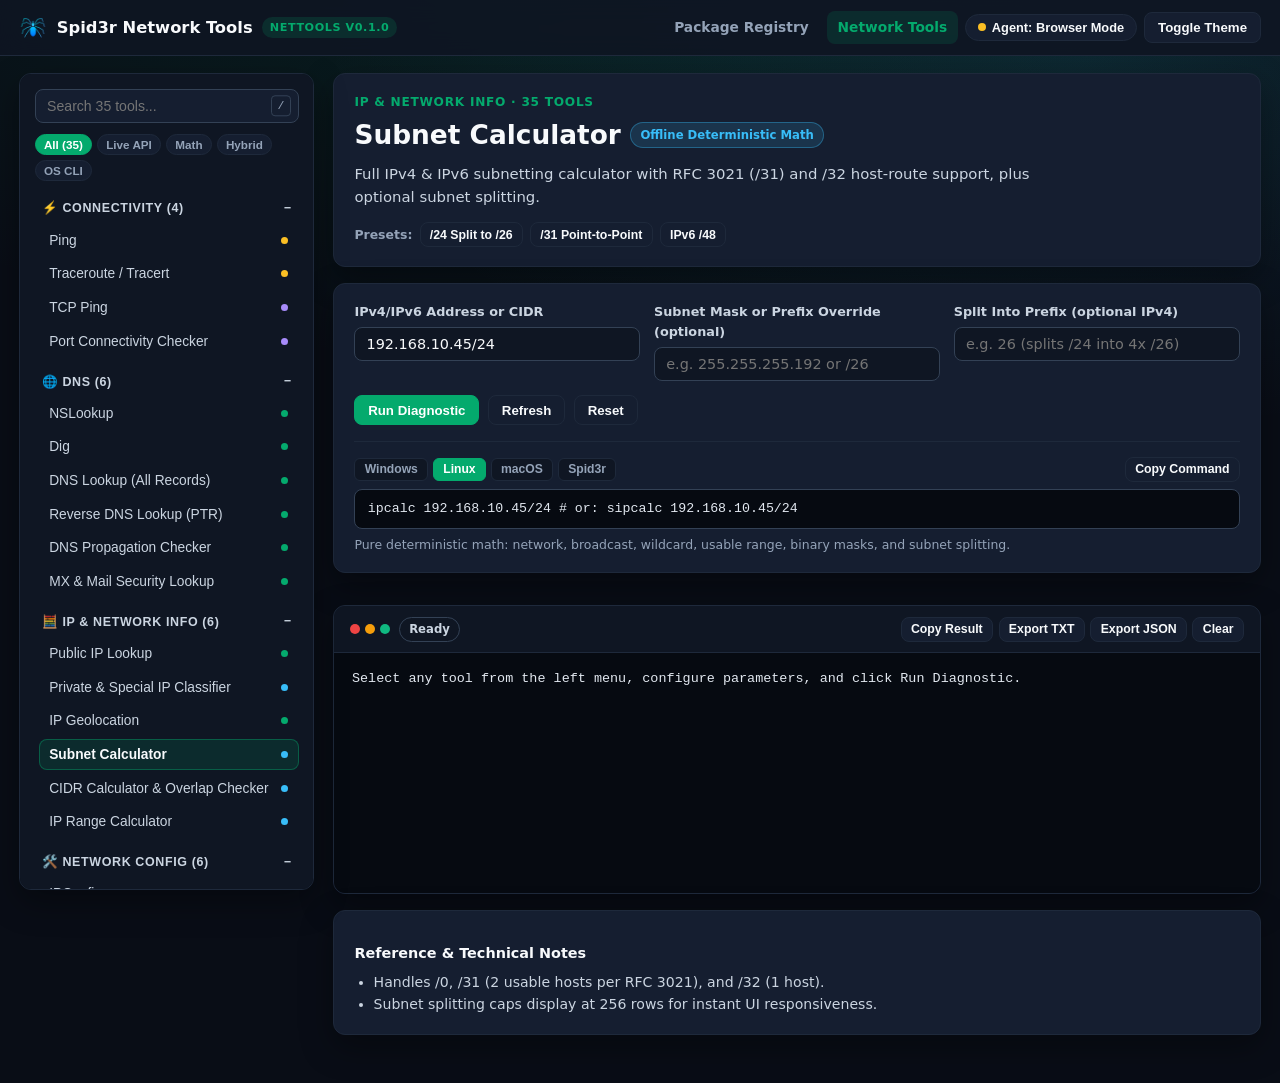
<file: network-tools.html>
<!doctype html>
<html lang="en" data-theme="dark">
<head>
  <meta charset="utf-8" />
  <meta name="viewport" content="width=device-width, initial-scale=1" />
  <title>Spid3r Network Tools — Diagnostic Workbench</title>
  <link rel="icon" type="image/png" href="./assets/spid3r.png" />
  <script>
    (function () {
      try {
        var t = localStorage.getItem('spkg-reg-theme');
        if (t === 'light' || t === 'dark') {
          document.documentElement.setAttribute('data-theme', t);
        }
      } catch (e) {}
    })();
  </script>
  <link rel="stylesheet" href="./assets/nettools/styles.css" />
</head>
<body>
  <header class="topbar">
    <div class="topbar-inner">
      <div class="brand-group">
        <button class="btn btn-sm mobile-menu-btn" id="mobileMenuBtn" type="button" aria-label="Open tool navigation">Menu</button>
        <a class="brand" href="./index.html">
          <img src="./assets/spid3r.png" alt="Spid3r logo" />
          <span>Spid3r Network Tools</span>
          <span class="brand-tag">nettools v0.1.0</span>
        </a>
      </div>
      <nav class="nav-links" aria-label="Workbench navigation">
        <a class="nav-link" href="./index.html">Package Registry</a>
        <a class="nav-link active" href="./network-tools.html">Network Tools</a>
        <button class="btn agent-pill" id="agentStatusBtn" type="button" title="Configure optional local Spid3r companion backend">
          <span class="agent-dot"></span>
          <span id="agentStatusText">Agent: Browser Mode</span>
        </button>
        <button class="btn" id="themeBtn" type="button" aria-label="Toggle color theme">Toggle Theme</button>
      </nav>
    </div>
  </header>

  <div class="drawer-backdrop" id="drawerBackdrop"></div>

  <div class="app-shell">
    <aside class="sidebar" id="sidebar" aria-label="Network diagnostic tools">
      <div class="sidebar-search">
        <input id="toolSearch" type="search" placeholder="Search 35 tools..." aria-label="Search network tools" />
        <span class="sidebar-kbd">/</span>
      </div>
      <div class="mode-filter-bar" id="modeFilterBar">
        <button class="mode-pill active" type="button" data-mode="">All (35)</button>
        <button class="mode-pill" type="button" data-mode="live">Live API</button>
        <button class="mode-pill" type="button" data-mode="offline">Math</button>
        <button class="mode-pill" type="button" data-mode="hybrid">Hybrid</button>
        <button class="mode-pill" type="button" data-mode="local">OS CLI</button>
      </div>
      <div id="sidebarCats"></div>
      <div class="sidebar-legend">
        <div class="legend-item"><span class="mode-dot live"></span><span>Live DoH/RDAP/API</span></div>
        <div class="legend-item"><span class="mode-dot offline"></span><span>Offline IP Math</span></div>
        <div class="legend-item"><span class="mode-dot hybrid"></span><span>Browser + Agent</span></div>
        <div class="legend-item"><span class="mode-dot local"></span><span>Local Agent / CLI</span></div>
      </div>
    </aside>

    <main class="workspace">
      <section class="card">
        <div class="tool-head">
          <div>
            <div class="breadcrumb" id="toolBreadcrumb">Category</div>
            <div class="tool-title-row">
              <h1 class="tool-title" id="toolTitle">Network Tool</h1>
              <span class="badge" id="toolModeBadge">Mode</span>
            </div>
            <p class="tool-desc" id="toolDesc"></p>
          </div>
        </div>
        <div class="example-row" id="exampleRow"></div>
      </section>

      <section class="card">
        <form id="toolForm" novalidate>
          <div class="fields-grid" id="fieldsGrid"></div>

          <label class="auth-box" id="authBox" style="display: none;">
            <input type="checkbox" id="authConfirmCheck" />
            <span>I confirm I own or am authorized to run active network diagnostics against this target.</span>
          </label>

          <div class="actions-row">
            <div class="actions-left">
              <button class="btn btn-primary" id="runBtn" type="submit">
                <span class="spinner" id="runSpinner" style="display: none;"></span>
                <span>Run Diagnostic</span>
              </button>
              <button class="btn btn-danger" id="cancelBtn" type="button" style="display: none;">Cancel</button>
              <button class="btn" id="refreshBtn" type="button">Refresh</button>
              <button class="btn" id="resetBtn" type="button">Reset</button>
            </div>
          </div>

          <div class="alert-banner" id="errorBanner" role="alert"></div>
        </form>

        <div class="cmd-bar">
          <div class="cmd-top">
            <div class="os-tabs" id="osTabs" role="tablist" aria-label="Platform command equivalents">
              <button class="os-tab" type="button" data-os="windows">Windows</button>
              <button class="os-tab" type="button" data-os="linux">Linux</button>
              <button class="os-tab" type="button" data-os="macos">macOS</button>
              <button class="os-tab" type="button" data-os="spid3r">Spid3r</button>
            </div>
            <button class="btn btn-sm" id="copyCmdBtn" type="button">Copy Command</button>
          </div>
          <div class="cmd-box">
            <code class="cmd-code" id="osCmdCode" style="background: transparent; padding: 0;"></code>
          </div>
          <div class="cmd-note" id="osCmdNote"></div>
        </div>
      </section>

      <div class="kpi-strip" id="kpiStrip"></div>

      <section class="card terminal-card" aria-label="Diagnostic output">
        <div class="terminal-bar">
          <div class="term-status-group">
            <span class="dots" aria-hidden="true"><span class="r"></span><span class="y"></span><span class="g"></span></span>
            <span class="badge" id="termStatusBadge">Ready</span>
            <span class="cmd-note" id="termModeTag" style="margin: 0;"></span>
          </div>
          <div class="term-controls">
            <button class="btn btn-sm" id="toggleTableBtn" type="button" style="display: none;">Table View</button>
            <button class="btn btn-sm" id="copyResultBtn" type="button">Copy Result</button>
            <button class="btn btn-sm" id="exportTxtBtn" type="button">Export TXT</button>
            <button class="btn btn-sm" id="exportJsonBtn" type="button">Export JSON</button>
            <button class="btn btn-sm" id="exportCsvBtn" type="button" style="display: none;">Export CSV</button>
            <button class="btn btn-sm" id="clearOutputBtn" type="button">Clear</button>
          </div>
        </div>
        <div class="terminal-body" id="terminalBody">Select any tool from the left menu, configure parameters, and click Run Diagnostic.</div>
        <div class="table-wrap" id="tableWrap">
          <table class="res-table" id="resTable"></table>
        </div>
      </section>

      <section class="card">
        <div class="history-row" id="historyRow" style="margin-bottom: 0.7rem;"></div>
        <strong style="font-size: 0.9rem;">Reference &amp; Technical Notes</strong>
        <ul class="guide-list" id="guideList"></ul>
      </section>
    </main>
  </div>

  <div class="modal-backdrop" id="agentModal" role="dialog" aria-modal="true" aria-labelledby="agentModalTitle">
    <div class="modal">
      <div class="modal-head">
        <h2 id="agentModalTitle">Spid3r Local Companion Agent (Optional)</h2>
        <button class="btn btn-sm" id="closeAgentModalBtn" type="button">Close</button>
      </div>
      <p style="margin-top: 0; color: var(--fg-secondary); font-size: 0.9rem;">
        Browser sandboxes cannot send raw ICMP Echo packets, open arbitrary TCP ports, or read local OS ARP/routing/socket tables. Install the signed <code>nettools</code> package and run its loopback-only Spid3r server to enable live OS command execution:
      </p>
      <pre>spkg install nettools
spid3r run vendor/nettools/src/server.matrix</pre>
      <div class="fields-grid" style="margin-top: 0.85rem;">
        <div class="field-group">
          <label for="agentUrlInput">Loopback URL (127.0.0.1 / localhost only)</label>
          <input id="agentUrlInput" type="text" value="http://127.0.0.1:8787" />
        </div>
        <div class="field-group">
          <label for="agentTokenInput">Session Token (printed on server startup)</label>
          <input id="agentTokenInput" type="text" placeholder="32-hex session token" />
        </div>
      </div>
      <div class="actions-left">
        <button class="btn btn-primary" id="connectAgentBtn" type="button">Test &amp; Connect</button>
        <button class="btn" id="disconnectAgentBtn" type="button">Disconnect</button>
      </div>
      <p class="cmd-note" id="agentMsg" style="margin-top: 0.75rem;"></p>
    </div>
  </div>

  <script src="./assets/nettools/validators.js"></script>
  <script src="./assets/nettools/ip-math.js"></script>
  <script src="./assets/nettools/os-commands.js"></script>
  <script src="./assets/nettools/api-client.js"></script>
  <script src="./assets/nettools/tools-registry.js"></script>
  <script src="./assets/nettools/app.js"></script>
</body>
</html>
</file>
<file: assets/nettools/styles.css>
:root {
  --bg-base: #090d16;
  --bg-surface: #0f1623;
  --bg-card: #151e30;
  --bg-card-hover: #1a253b;
  --bg-code: #060a11;
  --bg-chip: rgba(56, 189, 248, 0.12);
  --border: #1e293b;
  --border-strong: #334155;
  --fg: #f8fafc;
  --fg-secondary: #cbd5e1;
  --fg-muted: #94a3b8;
  --accent: #04AA6D;
  --accent-hover: #059862;
  --cyan: #38bdf8;
  --amber: #fbbf24;
  --rose: #fb7185;
  --shadow: 0 12px 32px rgba(0, 0, 0, 0.35);
  --radius: 12px;
  --radius-sm: 8px;
  --mono: ui-monospace, SFMono-Regular, Menlo, Monaco, Consolas, "Liberation Mono", monospace;
}

html[data-theme="light"] {
  --bg-base: #f8fafc;
  --bg-surface: #ffffff;
  --bg-card: #ffffff;
  --bg-card-hover: #f1f5f9;
  --bg-code: #0f172a;
  --bg-chip: rgba(14, 116, 144, 0.09);
  --border: #e2e8f0;
  --border-strong: #cbd5e1;
  --fg: #0f172a;
  --fg-secondary: #334155;
  --fg-muted: #64748b;
  --shadow: 0 8px 24px rgba(15, 23, 42, 0.08);
}

* { box-sizing: border-box; }
html { scroll-behavior: smooth; }

body {
  margin: 0;
  font-family: system-ui, -apple-system, BlinkMacSystemFont, "Segoe UI", Roboto, sans-serif;
  background:
    radial-gradient(ellipse 80% 45% at 50% -10%, rgba(4, 170, 109, 0.14), transparent),
    radial-gradient(ellipse 60% 35% at 85% 5%, rgba(56, 189, 248, 0.1), transparent),
    var(--bg-base);
  color: var(--fg);
  line-height: 1.55;
  min-height: 100vh;
}

a { color: var(--cyan); text-decoration: none; }
a:hover { text-decoration: underline; }

button:focus-visible,
input:focus-visible,
select:focus-visible,
textarea:focus-visible,
a:focus-visible {
  outline: 2px solid var(--cyan);
  outline-offset: 2px;
}

code {
  font-family: var(--mono);
  font-size: 0.87em;
  background: var(--bg-chip);
  color: var(--cyan);
  padding: 0.12rem 0.36rem;
  border-radius: 5px;
}

html[data-theme="light"] code { color: #0369a1; }

/* Topbar */
.topbar {
  position: sticky;
  top: 0;
  z-index: 50;
  background: rgba(15, 22, 35, 0.9);
  backdrop-filter: blur(12px);
  border-bottom: 1px solid var(--border);
}
html[data-theme="light"] .topbar {
  background: rgba(255, 255, 255, 0.92);
}

.topbar-inner {
  max-width: 1460px;
  margin: 0 auto;
  padding: 0.68rem 1.2rem;
  display: flex;
  align-items: center;
  justify-content: space-between;
  gap: 0.75rem;
  flex-wrap: wrap;
}

.brand-group {
  display: flex;
  align-items: center;
  gap: 0.65rem;
}

.brand {
  display: inline-flex;
  align-items: center;
  gap: 0.6rem;
  color: var(--fg);
  font-weight: 700;
  font-size: 1.02rem;
}
.brand:hover { text-decoration: none; }
.brand img { width: 28px; height: 28px; border-radius: 7px; display: block; }

.brand-tag {
  font-size: 0.7rem;
  font-weight: 700;
  padding: 0.12rem 0.48rem;
  border-radius: 999px;
  background: rgba(4, 170, 109, 0.16);
  color: var(--accent);
  text-transform: uppercase;
  letter-spacing: 0.05em;
}

.nav-links {
  display: flex;
  align-items: center;
  gap: 0.45rem;
  flex-wrap: wrap;
}

.nav-link {
  color: var(--fg-muted);
  font-size: 0.86rem;
  font-weight: 600;
  padding: 0.36rem 0.68rem;
  border-radius: var(--radius-sm);
}
.nav-link:hover { background: var(--bg-card); color: var(--fg); text-decoration: none; }
.nav-link.active { background: rgba(4, 170, 109, 0.14); color: var(--accent); }

.btn {
  background: var(--bg-card);
  color: var(--fg);
  border: 1px solid var(--border);
  border-radius: var(--radius-sm);
  padding: 0.42rem 0.8rem;
  font-size: 0.83rem;
  font-weight: 600;
  cursor: pointer;
  display: inline-flex;
  align-items: center;
  gap: 0.35rem;
  transition: background 0.14s, border-color 0.14s;
}
.btn:hover:not(:disabled) { background: var(--bg-card-hover); border-color: var(--border-strong); }
.btn:disabled { opacity: 0.55; cursor: not-allowed; }

.btn-primary {
  background: var(--accent);
  border-color: var(--accent);
  color: #ffffff;
}
.btn-primary:hover:not(:disabled) { background: var(--accent-hover); border-color: var(--accent-hover); }

.btn-danger {
  background: rgba(251, 113, 133, 0.14);
  border-color: rgba(251, 113, 133, 0.35);
  color: var(--rose);
}
.btn-danger:hover:not(:disabled) { background: rgba(251, 113, 133, 0.24); }

.btn-sm { padding: 0.28rem 0.58rem; font-size: 0.77rem; }

.agent-pill {
  border-radius: 999px;
  padding: 0.32rem 0.75rem;
  font-size: 0.8rem;
}
.agent-dot {
  width: 8px;
  height: 8px;
  border-radius: 50%;
  background: var(--amber);
  display: inline-block;
}
.agent-pill.connected .agent-dot { background: var(--accent); }

.mobile-menu-btn { display: none; }

/* App Shell */
.app-shell {
  max-width: 1460px;
  margin: 0 auto;
  padding: 1.1rem 1.2rem 3rem;
  display: grid;
  grid-template-columns: 295px minmax(0, 1fr);
  gap: 1.2rem;
  align-items: start;
}

/* Sidebar */
.sidebar {
  background: var(--bg-surface);
  border: 1px solid var(--border);
  border-radius: var(--radius);
  padding: 0.9rem;
  box-shadow: var(--shadow);
  position: sticky;
  top: 4.3rem;
  max-height: calc(100vh - 5.2rem);
  overflow-y: auto;
}

.sidebar-search {
  position: relative;
  margin-bottom: 0.65rem;
}
.sidebar-search input {
  width: 100%;
  background: var(--bg-card);
  color: var(--fg);
  border: 1px solid var(--border-strong);
  border-radius: var(--radius-sm);
  padding: 0.52rem 2.1rem 0.52rem 0.72rem;
  font-size: 0.88rem;
}
.sidebar-kbd {
  position: absolute;
  right: 0.5rem;
  top: 50%;
  transform: translateY(-50%);
  font-family: var(--mono);
  font-size: 0.72rem;
  color: var(--fg-muted);
  border: 1px solid var(--border-strong);
  border-radius: 4px;
  padding: 0.05rem 0.34rem;
  pointer-events: none;
}

.mode-filter-bar {
  display: flex;
  gap: 0.3rem;
  flex-wrap: wrap;
  margin-bottom: 0.85rem;
}
.mode-pill {
  background: var(--bg-card);
  color: var(--fg-muted);
  border: 1px solid var(--border);
  border-radius: 999px;
  padding: 0.2rem 0.52rem;
  font-size: 0.73rem;
  font-weight: 600;
  cursor: pointer;
}
.mode-pill.active {
  background: var(--accent);
  border-color: var(--accent);
  color: #ffffff;
}

.cat-group { margin-bottom: 0.7rem; }
.cat-btn {
  width: 100%;
  background: transparent;
  border: none;
  color: var(--fg-secondary);
  padding: 0.36rem 0.45rem;
  border-radius: 7px;
  display: flex;
  align-items: center;
  justify-content: space-between;
  font-size: 0.78rem;
  font-weight: 700;
  text-transform: uppercase;
  letter-spacing: 0.05em;
  cursor: pointer;
}
.cat-btn:hover { background: var(--bg-card); color: var(--fg); }

.cat-items {
  display: flex;
  flex-direction: column;
  gap: 0.16rem;
  margin-top: 0.22rem;
  padding-left: 0.25rem;
}
.cat-group.collapsed .cat-items { display: none; }

.tool-nav-btn {
  width: 100%;
  text-align: left;
  background: transparent;
  border: 1px solid transparent;
  color: var(--fg-secondary);
  padding: 0.44rem 0.6rem;
  border-radius: var(--radius-sm);
  font-size: 0.86rem;
  font-weight: 500;
  cursor: pointer;
  display: flex;
  align-items: center;
  justify-content: space-between;
  gap: 0.4rem;
}
.tool-nav-btn:hover { background: var(--bg-card); color: var(--fg); }
.tool-nav-btn.active {
  background: rgba(4, 170, 109, 0.15);
  border-color: rgba(4, 170, 109, 0.4);
  color: var(--fg);
  font-weight: 700;
}

.mode-dot {
  width: 7px;
  height: 7px;
  border-radius: 50%;
  flex: 0 0 auto;
}
.mode-dot.live { background: var(--accent); }
.mode-dot.offline { background: var(--cyan); }
.mode-dot.hybrid { background: #a78bfa; }
.mode-dot.local { background: var(--amber); }

.sidebar-legend {
  margin-top: 0.85rem;
  padding-top: 0.75rem;
  border-top: 1px solid var(--border);
  font-size: 0.75rem;
  color: var(--fg-muted);
  display: grid;
  grid-template-columns: 1fr 1fr;
  gap: 0.35rem;
}
.legend-item { display: flex; align-items: center; gap: 0.38rem; }

/* Main Workspace */
.workspace {
  display: flex;
  flex-direction: column;
  gap: 1rem;
  min-width: 0;
}

.card {
  background: var(--bg-card);
  border: 1px solid var(--border);
  border-radius: var(--radius);
  padding: 1.15rem 1.25rem;
  box-shadow: var(--shadow);
}

.tool-head {
  display: flex;
  align-items: flex-start;
  justify-content: space-between;
  gap: 1rem;
  flex-wrap: wrap;
}
.breadcrumb {
  font-size: 0.76rem;
  font-weight: 700;
  text-transform: uppercase;
  letter-spacing: 0.06em;
  color: var(--accent);
  margin-bottom: 0.2rem;
}
.tool-title-row {
  display: flex;
  align-items: center;
  gap: 0.6rem;
  flex-wrap: wrap;
}
.tool-title { margin: 0; font-size: clamp(1.25rem, 2.2vw, 1.65rem); }

.badge {
  font-size: 0.73rem;
  font-weight: 700;
  padding: 0.16rem 0.56rem;
  border-radius: 999px;
  border: 1px solid var(--border-strong);
  background: var(--bg-surface);
  color: var(--fg-secondary);
}
.badge.live { background: rgba(4, 170, 109, 0.15); border-color: rgba(4, 170, 109, 0.4); color: var(--accent); }
.badge.offline { background: rgba(56, 189, 248, 0.14); border-color: rgba(56, 189, 248, 0.35); color: var(--cyan); }
.badge.hybrid { background: rgba(167, 139, 250, 0.14); border-color: rgba(167, 139, 250, 0.35); color: #c4b5fd; }
.badge.local { background: rgba(251, 191, 36, 0.14); border-color: rgba(251, 191, 36, 0.35); color: var(--amber); }

.tool-desc {
  margin: 0.45rem 0 0;
  color: var(--fg-secondary);
  font-size: 0.93rem;
  max-width: 78ch;
}

.example-row {
  display: flex;
  align-items: center;
  gap: 0.45rem;
  flex-wrap: wrap;
  margin-top: 0.85rem;
}
.example-label { font-size: 0.78rem; color: var(--fg-muted); font-weight: 600; }

/* Form */
.fields-grid {
  display: grid;
  grid-template-columns: repeat(auto-fit, minmax(230px, 1fr));
  gap: 0.85rem;
  margin-bottom: 0.9rem;
}
.field-group { display: flex; flex-direction: column; gap: 0.3rem; }
.field-group.full-span { grid-column: 1 / -1; }
.field-group label {
  font-size: 0.8rem;
  font-weight: 600;
  color: var(--fg-secondary);
}
.field-group input[type="text"],
.field-group input[type="number"],
.field-group select,
.field-group textarea {
  width: 100%;
  background: var(--bg-surface);
  color: var(--fg);
  border: 1px solid var(--border-strong);
  border-radius: var(--radius-sm);
  padding: 0.5rem 0.7rem;
  font-size: 0.9rem;
  font-family: inherit;
}
.field-group textarea {
  font-family: var(--mono);
  font-size: 0.83rem;
  min-height: 70px;
  resize: vertical;
}
.checkbox-row {
  display: flex;
  align-items: center;
  gap: 0.5rem;
  padding-top: 0.35rem;
  font-size: 0.86rem;
  color: var(--fg-secondary);
}

.auth-box {
  display: flex;
  align-items: center;
  gap: 0.55rem;
  padding: 0.65rem 0.85rem;
  margin-bottom: 0.9rem;
  border-radius: var(--radius-sm);
  border: 1px solid rgba(251, 191, 36, 0.35);
  background: rgba(251, 191, 36, 0.08);
  font-size: 0.85rem;
  color: var(--fg-secondary);
}

.actions-row {
  display: flex;
  align-items: center;
  justify-content: space-between;
  gap: 0.75rem;
  flex-wrap: wrap;
}
.actions-left { display: flex; align-items: center; gap: 0.55rem; flex-wrap: wrap; }

.alert-banner {
  margin-top: 0.8rem;
  padding: 0.65rem 0.85rem;
  border-radius: var(--radius-sm);
  font-size: 0.86rem;
  border: 1px solid rgba(251, 113, 133, 0.45);
  background: rgba(251, 113, 133, 0.12);
  color: var(--rose);
  display: none;
}
.alert-banner.show { display: block; }

/* OS Command Equivalent Bar */
.cmd-bar {
  margin-top: 1rem;
  padding-top: 0.9rem;
  border-top: 1px solid var(--border);
}
.cmd-top {
  display: flex;
  align-items: center;
  justify-content: space-between;
  gap: 0.5rem;
  flex-wrap: wrap;
  margin-bottom: 0.45rem;
}
.os-tabs { display: flex; gap: 0.3rem; flex-wrap: wrap; }
.os-tab {
  background: var(--bg-surface);
  color: var(--fg-muted);
  border: 1px solid var(--border);
  border-radius: 6px;
  padding: 0.22rem 0.58rem;
  font-size: 0.76rem;
  font-weight: 700;
  cursor: pointer;
}
.os-tab.active { background: var(--accent); border-color: var(--accent); color: #ffffff; }

.cmd-box {
  display: flex;
  align-items: center;
  justify-content: space-between;
  gap: 0.65rem;
  background: var(--bg-code);
  border: 1px solid var(--border-strong);
  border-radius: var(--radius-sm);
  padding: 0.55rem 0.78rem;
}
.cmd-code {
  font-family: var(--mono);
  font-size: 0.83rem;
  color: #e2e8f0;
  overflow-x: auto;
  white-space: nowrap;
  flex: 1 1 auto;
}
.cmd-note { margin-top: 0.35rem; font-size: 0.78rem; color: var(--fg-muted); }

/* KPI Strip */
.kpi-strip {
  display: grid;
  grid-template-columns: repeat(auto-fit, minmax(175px, 1fr));
  gap: 0.75rem;
}
.kpi-card {
  background: var(--bg-card);
  border: 1px solid var(--border);
  border-radius: var(--radius-sm);
  padding: 0.75rem 0.95rem;
}
.kpi-k { font-size: 0.7rem; font-weight: 700; text-transform: uppercase; letter-spacing: 0.06em; color: var(--fg-muted); }
.kpi-v { font-size: 1.02rem; font-weight: 700; margin-top: 0.15rem; word-break: break-word; }

/* Terminal Panel */
.terminal-card { padding: 0; overflow: hidden; }
.terminal-bar {
  display: flex;
  align-items: center;
  justify-content: space-between;
  gap: 0.6rem;
  flex-wrap: wrap;
  padding: 0.65rem 1rem;
  background: var(--bg-surface);
  border-bottom: 1px solid var(--border);
}
.term-status-group { display: flex; align-items: center; gap: 0.55rem; flex-wrap: wrap; }
.dots { display: inline-flex; gap: 5px; }
.dots span { width: 10px; height: 10px; border-radius: 50%; display: inline-block; }
.dots .r { background: #ef4444; }
.dots .y { background: #f59e0b; }
.dots .g { background: #10b981; }

.term-controls { display: flex; align-items: center; gap: 0.35rem; flex-wrap: wrap; }

.terminal-body {
  background: var(--bg-code);
  color: #e2e8f0;
  font-family: var(--mono);
  font-size: 0.84rem;
  line-height: 1.55;
  padding: 1rem 1.1rem;
  min-height: 240px;
  max-height: 520px;
  overflow: auto;
  white-space: pre-wrap;
  word-break: break-word;
}
.t-line { display: block; }
.t-head { color: #38bdf8; font-weight: 700; }
.t-ok { color: #34d399; }
.t-warn { color: #fbbf24; }
.t-err { color: #fb7185; }
.t-accent { color: #a7f3d0; font-weight: 600; }
.t-cyan { color: #7dd3fc; }
.t-dim { color: #94a3b8; }

.table-wrap {
  display: none;
  max-height: 520px;
  overflow: auto;
  background: var(--bg-surface);
}
.table-wrap.active { display: block; }
.terminal-body.hidden { display: none; }

table.res-table {
  width: 100%;
  border-collapse: collapse;
  font-size: 0.84rem;
}
table.res-table th,
table.res-table td {
  text-align: left;
  padding: 0.55rem 0.85rem;
  border-bottom: 1px solid var(--border);
  font-family: var(--mono);
}
table.res-table th {
  position: sticky;
  top: 0;
  background: var(--bg-card);
  color: var(--fg-secondary);
  font-size: 0.76rem;
  text-transform: uppercase;
}

.spinner {
  width: 14px;
  height: 14px;
  border: 2px solid rgba(56, 189, 248, 0.3);
  border-top-color: var(--cyan);
  border-radius: 50%;
  display: inline-block;
  animation: spin 0.75s linear infinite;
}
@keyframes spin { to { transform: rotate(360deg); } }

/* History & Guide */
.history-row {
  display: flex;
  align-items: center;
  gap: 0.4rem;
  flex-wrap: wrap;
}
.guide-list {
  margin: 0.4rem 0 0;
  padding-left: 1.2rem;
  color: var(--fg-secondary);
  font-size: 0.88rem;
}

/* Modal */
.modal-backdrop {
  display: none;
  position: fixed;
  inset: 0;
  z-index: 90;
  background: rgba(2, 6, 23, 0.76);
  backdrop-filter: blur(4px);
  padding: 1.5rem 1rem;
  overflow-y: auto;
  align-items: flex-start;
  justify-content: center;
}
.modal-backdrop.open { display: flex; }
.modal {
  width: 100%;
  max-width: 640px;
  background: var(--bg-surface);
  border: 1px solid var(--border-strong);
  border-radius: 14px;
  padding: 1.35rem;
  box-shadow: 0 24px 64px rgba(0, 0, 0, 0.55);
  margin-top: 1.5rem;
}
.modal-head {
  display: flex;
  align-items: center;
  justify-content: space-between;
  padding-bottom: 0.75rem;
  border-bottom: 1px solid var(--border);
  margin-bottom: 0.9rem;
}
.modal-head h2 { margin: 0; font-size: 1.2rem; }
.modal pre {
  background: var(--bg-code);
  color: #e2e8f0;
  border: 1px solid var(--border);
  border-radius: var(--radius-sm);
  padding: 0.75rem;
  font-family: var(--mono);
  font-size: 0.8rem;
  overflow-x: auto;
}

.drawer-backdrop {
  display: none;
  position: fixed;
  inset: 0;
  z-index: 55;
  background: rgba(2, 6, 23, 0.65);
}

@media (max-width: 960px) {
  .mobile-menu-btn { display: inline-flex; }
  .app-shell { grid-template-columns: 1fr; }
  .sidebar {
    position: fixed;
    top: 0;
    left: 0;
    bottom: 0;
    width: 300px;
    max-width: 85vw;
    max-height: 100vh;
    z-index: 60;
    border-radius: 0;
    transform: translateX(-105%);
    transition: transform 0.2s ease;
  }
  .sidebar.open { transform: translateX(0); }
  .drawer-backdrop.open { display: block; }
}
</file>
